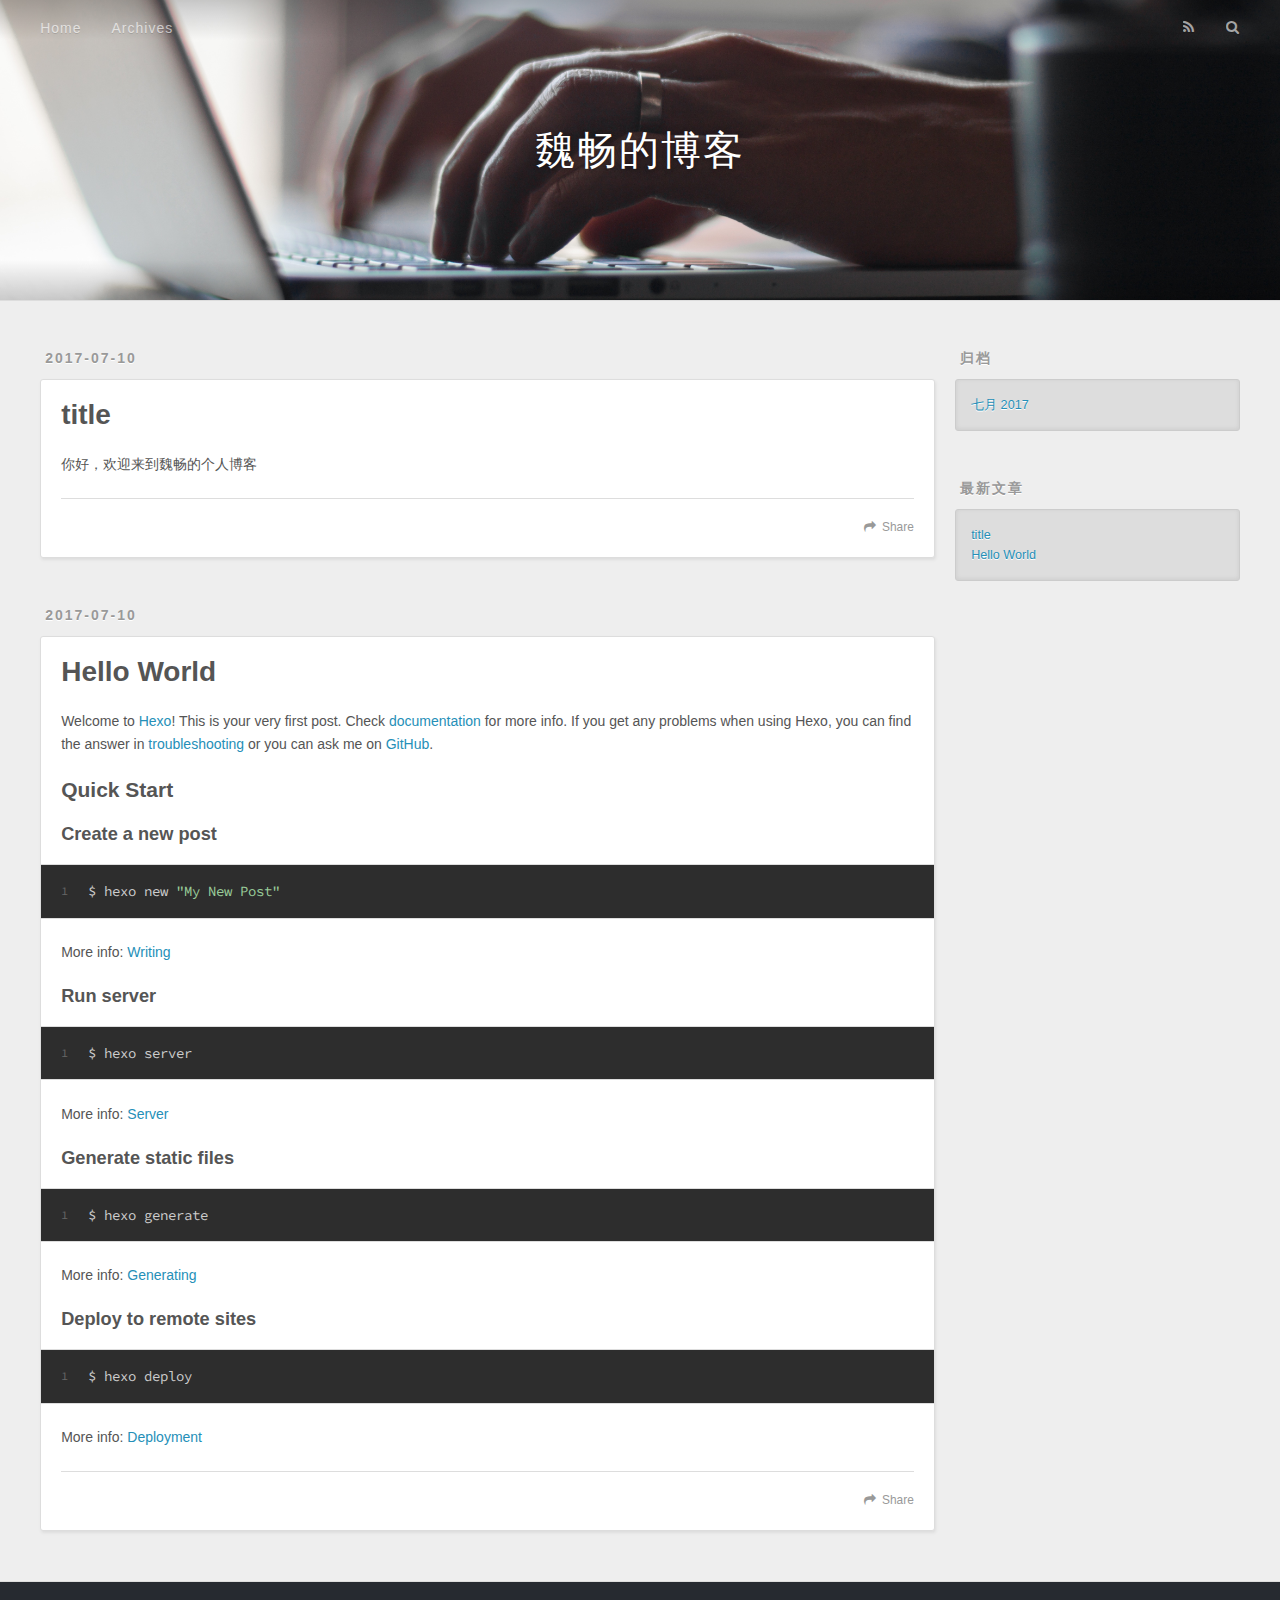
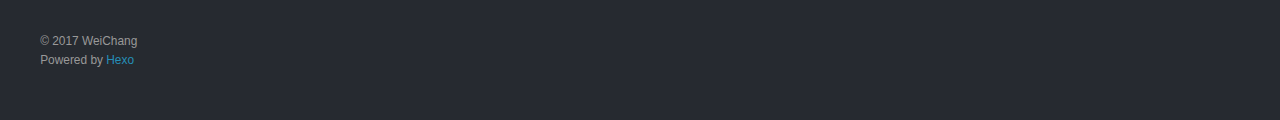
<file: index.html>
<!DOCTYPE html>
<html>
<head>
  <meta charset="utf-8">
  
  <title>魏畅的博客</title>
  <meta name="viewport" content="width=device-width, initial-scale=1, maximum-scale=1">
  <meta property="og:type" content="website">
<meta property="og:title" content="魏畅的博客">
<meta property="og:url" content="http://yoursite.com/index.html">
<meta property="og:site_name" content="魏畅的博客">
<meta name="twitter:card" content="summary">
<meta name="twitter:title" content="魏畅的博客">
  
    <link rel="alternate" href="/atom.xml" title="魏畅的博客" type="application/atom+xml">
  
  
    <link rel="icon" href="/favicon.png">
  
  
    <link href="//fonts.googleapis.com/css?family=Source+Code+Pro" rel="stylesheet" type="text/css">
  
  <link rel="stylesheet" href="/css/style.css">
  

</head>

<body>
  <div id="container">
    <div id="wrap">
      <header id="header">
  <div id="banner"></div>
  <div id="header-outer" class="outer">
    <div id="header-title" class="inner">
      <h1 id="logo-wrap">
        <a href="/" id="logo">魏畅的博客</a>
      </h1>
      
    </div>
    <div id="header-inner" class="inner">
      <nav id="main-nav">
        <a id="main-nav-toggle" class="nav-icon"></a>
        
          <a class="main-nav-link" href="/">Home</a>
        
          <a class="main-nav-link" href="/archives">Archives</a>
        
      </nav>
      <nav id="sub-nav">
        
          <a id="nav-rss-link" class="nav-icon" href="/atom.xml" title="RSS Feed"></a>
        
        <a id="nav-search-btn" class="nav-icon" title="搜索"></a>
      </nav>
      <div id="search-form-wrap">
        <form action="//google.com/search" method="get" accept-charset="UTF-8" class="search-form"><input type="search" name="q" class="search-form-input" placeholder="Search"><button type="submit" class="search-form-submit">&#xF002;</button><input type="hidden" name="sitesearch" value="http://yoursite.com"></form>
      </div>
    </div>
  </div>
</header>
      <div class="outer">
        <section id="main">
  
    <article id="post-title" class="article article-type-post" itemscope itemprop="blogPost">
  <div class="article-meta">
    <a href="/2017/07/10/title/" class="article-date">
  <time datetime="2017-07-10T08:11:35.000Z" itemprop="datePublished">2017-07-10</time>
</a>
    
  </div>
  <div class="article-inner">
    
    
      <header class="article-header">
        
  
    <h1 itemprop="name">
      <a class="article-title" href="/2017/07/10/title/">title</a>
    </h1>
  

      </header>
    
    <div class="article-entry" itemprop="articleBody">
      
        <p>你好，欢迎来到魏畅的个人博客</p>

      
    </div>
    <footer class="article-footer">
      <a data-url="http://yoursite.com/2017/07/10/title/" data-id="cj4z4pjk100012g2pmjmpcrcd" class="article-share-link">Share</a>
      
      
    </footer>
  </div>
  
</article>


  
    <article id="post-hello-world" class="article article-type-post" itemscope itemprop="blogPost">
  <div class="article-meta">
    <a href="/2017/07/10/hello-world/" class="article-date">
  <time datetime="2017-07-10T07:53:22.000Z" itemprop="datePublished">2017-07-10</time>
</a>
    
  </div>
  <div class="article-inner">
    
    
      <header class="article-header">
        
  
    <h1 itemprop="name">
      <a class="article-title" href="/2017/07/10/hello-world/">Hello World</a>
    </h1>
  

      </header>
    
    <div class="article-entry" itemprop="articleBody">
      
        <p>Welcome to <a href="https://hexo.io/" target="_blank" rel="external">Hexo</a>! This is your very first post. Check <a href="https://hexo.io/docs/" target="_blank" rel="external">documentation</a> for more info. If you get any problems when using Hexo, you can find the answer in <a href="https://hexo.io/docs/troubleshooting.html" target="_blank" rel="external">troubleshooting</a> or you can ask me on <a href="https://github.com/hexojs/hexo/issues" target="_blank" rel="external">GitHub</a>.</p>
<h2 id="Quick-Start"><a href="#Quick-Start" class="headerlink" title="Quick Start"></a>Quick Start</h2><h3 id="Create-a-new-post"><a href="#Create-a-new-post" class="headerlink" title="Create a new post"></a>Create a new post</h3><figure class="highlight bash"><table><tr><td class="gutter"><pre><div class="line">1</div></pre></td><td class="code"><pre><div class="line">$ hexo new <span class="string">"My New Post"</span></div></pre></td></tr></table></figure>
<p>More info: <a href="https://hexo.io/docs/writing.html" target="_blank" rel="external">Writing</a></p>
<h3 id="Run-server"><a href="#Run-server" class="headerlink" title="Run server"></a>Run server</h3><figure class="highlight bash"><table><tr><td class="gutter"><pre><div class="line">1</div></pre></td><td class="code"><pre><div class="line">$ hexo server</div></pre></td></tr></table></figure>
<p>More info: <a href="https://hexo.io/docs/server.html" target="_blank" rel="external">Server</a></p>
<h3 id="Generate-static-files"><a href="#Generate-static-files" class="headerlink" title="Generate static files"></a>Generate static files</h3><figure class="highlight bash"><table><tr><td class="gutter"><pre><div class="line">1</div></pre></td><td class="code"><pre><div class="line">$ hexo generate</div></pre></td></tr></table></figure>
<p>More info: <a href="https://hexo.io/docs/generating.html" target="_blank" rel="external">Generating</a></p>
<h3 id="Deploy-to-remote-sites"><a href="#Deploy-to-remote-sites" class="headerlink" title="Deploy to remote sites"></a>Deploy to remote sites</h3><figure class="highlight bash"><table><tr><td class="gutter"><pre><div class="line">1</div></pre></td><td class="code"><pre><div class="line">$ hexo deploy</div></pre></td></tr></table></figure>
<p>More info: <a href="https://hexo.io/docs/deployment.html" target="_blank" rel="external">Deployment</a></p>

      
    </div>
    <footer class="article-footer">
      <a data-url="http://yoursite.com/2017/07/10/hello-world/" data-id="cj4z4pjjv00002g2pi30wovhd" class="article-share-link">Share</a>
      
      
    </footer>
  </div>
  
</article>


  

</section>
        
          <aside id="sidebar">
  
    

  
    

  
    
  
    
  <div class="widget-wrap">
    <h3 class="widget-title">归档</h3>
    <div class="widget">
      <ul class="archive-list"><li class="archive-list-item"><a class="archive-list-link" href="/archives/2017/07/">七月 2017</a></li></ul>
    </div>
  </div>


  
    
  <div class="widget-wrap">
    <h3 class="widget-title">最新文章</h3>
    <div class="widget">
      <ul>
        
          <li>
            <a href="/2017/07/10/title/">title</a>
          </li>
        
          <li>
            <a href="/2017/07/10/hello-world/">Hello World</a>
          </li>
        
      </ul>
    </div>
  </div>

  
</aside>
        
      </div>
      <footer id="footer">
  
  <div class="outer">
    <div id="footer-info" class="inner">
      &copy; 2017 WeiChang<br>
      Powered by <a href="http://hexo.io/" target="_blank">Hexo</a>
    </div>
  </div>
</footer>
    </div>
    <nav id="mobile-nav">
  
    <a href="/" class="mobile-nav-link">Home</a>
  
    <a href="/archives" class="mobile-nav-link">Archives</a>
  
</nav>
    

<script src="//ajax.googleapis.com/ajax/libs/jquery/2.0.3/jquery.min.js"></script>


  <link rel="stylesheet" href="/fancybox/jquery.fancybox.css">
  <script src="/fancybox/jquery.fancybox.pack.js"></script>


<script src="/js/script.js"></script>

  </div>
</body>
</html>
</file>
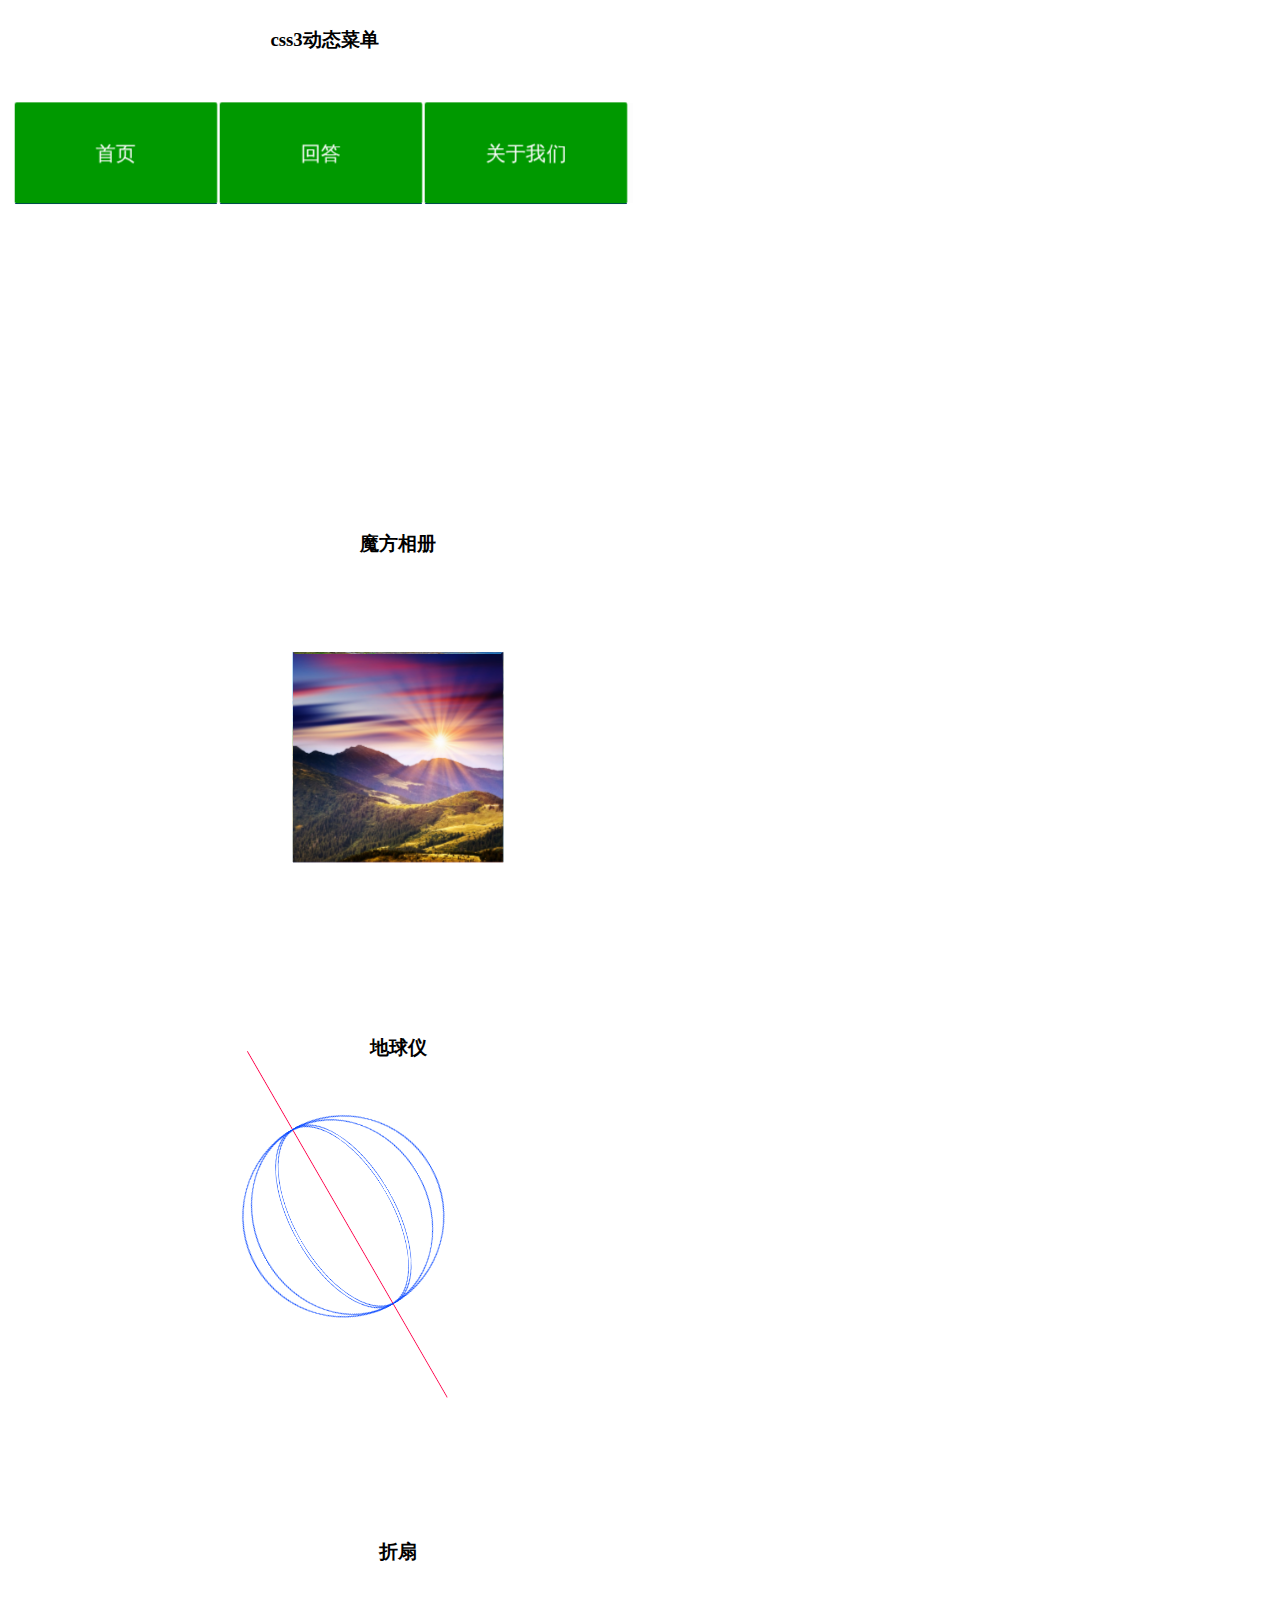
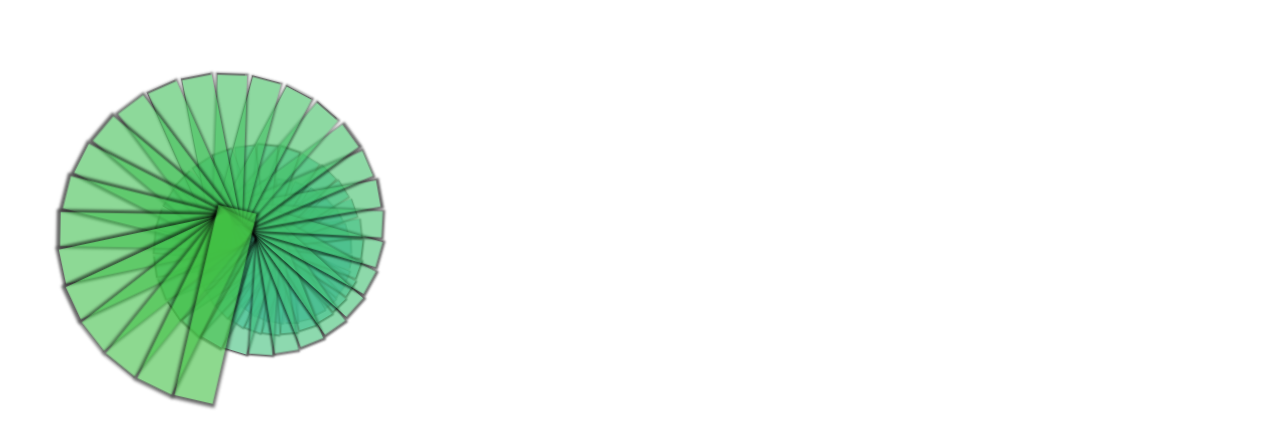
<file: animation/index.html>
<!DOCTYPE html>
<html lang="en">
<head>
	<meta charset="UTF-8">
	<title>css3--动画效果</title>
	<style>
		div{
			float: left;
		}
		div:
	</style>
</head>
<body>
	<div>
		<iframe src="menu.html" frameborder="0" width="780px" height="500px"></iframe>
	</div>
	<div>
		<iframe src="mofang.html" frameborder="0" width="780px" height="500px"></iframe>
	</div>
	<div>
		<iframe src="css3.html" frameborder="0" width="780px" height="500px"></iframe>
	</div>
	<div>
		<iframe src="zheshan.html" frameborder="0" width="780px" height="500px"></iframe>
	</div>
	
</body>
</html>
</file>
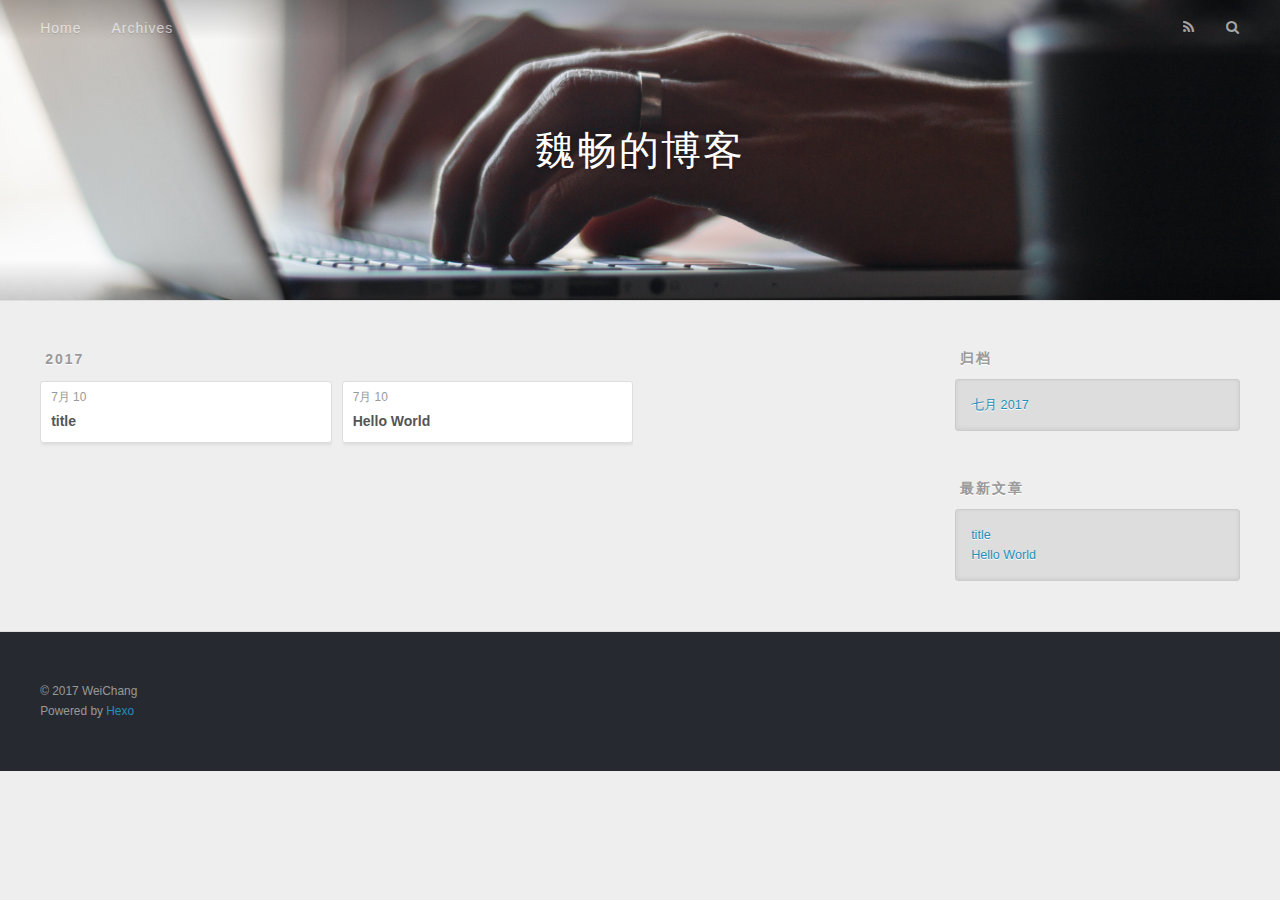
<file: archives/index.html>
<!DOCTYPE html>
<html>
<head>
  <meta charset="utf-8">
  
  <title>归档 | 魏畅的博客</title>
  <meta name="viewport" content="width=device-width, initial-scale=1, maximum-scale=1">
  <meta property="og:type" content="website">
<meta property="og:title" content="魏畅的博客">
<meta property="og:url" content="http://yoursite.com/archives/index.html">
<meta property="og:site_name" content="魏畅的博客">
<meta name="twitter:card" content="summary">
<meta name="twitter:title" content="魏畅的博客">
  
    <link rel="alternate" href="/atom.xml" title="魏畅的博客" type="application/atom+xml">
  
  
    <link rel="icon" href="/favicon.png">
  
  
    <link href="//fonts.googleapis.com/css?family=Source+Code+Pro" rel="stylesheet" type="text/css">
  
  <link rel="stylesheet" href="/css/style.css">
  

</head>

<body>
  <div id="container">
    <div id="wrap">
      <header id="header">
  <div id="banner"></div>
  <div id="header-outer" class="outer">
    <div id="header-title" class="inner">
      <h1 id="logo-wrap">
        <a href="/" id="logo">魏畅的博客</a>
      </h1>
      
    </div>
    <div id="header-inner" class="inner">
      <nav id="main-nav">
        <a id="main-nav-toggle" class="nav-icon"></a>
        
          <a class="main-nav-link" href="/">Home</a>
        
          <a class="main-nav-link" href="/archives">Archives</a>
        
      </nav>
      <nav id="sub-nav">
        
          <a id="nav-rss-link" class="nav-icon" href="/atom.xml" title="RSS Feed"></a>
        
        <a id="nav-search-btn" class="nav-icon" title="搜索"></a>
      </nav>
      <div id="search-form-wrap">
        <form action="//google.com/search" method="get" accept-charset="UTF-8" class="search-form"><input type="search" name="q" class="search-form-input" placeholder="Search"><button type="submit" class="search-form-submit">&#xF002;</button><input type="hidden" name="sitesearch" value="http://yoursite.com"></form>
      </div>
    </div>
  </div>
</header>
      <div class="outer">
        <section id="main">
  
  
    
    
      
      
      <section class="archives-wrap">
        <div class="archive-year-wrap">
          <a href="/archives/2017" class="archive-year">2017</a>
        </div>
        <div class="archives">
    
    <article class="archive-article archive-type-post">
  <div class="archive-article-inner">
    <header class="archive-article-header">
      <a href="/2017/07/10/title/" class="archive-article-date">
  <time datetime="2017-07-10T08:11:35.000Z" itemprop="datePublished">7月 10</time>
</a>
      
  
    <h1 itemprop="name">
      <a class="archive-article-title" href="/2017/07/10/title/">title</a>
    </h1>
  

    </header>
  </div>
</article>
  
    
    
    <article class="archive-article archive-type-post">
  <div class="archive-article-inner">
    <header class="archive-article-header">
      <a href="/2017/07/10/hello-world/" class="archive-article-date">
  <time datetime="2017-07-10T07:53:22.000Z" itemprop="datePublished">7月 10</time>
</a>
      
  
    <h1 itemprop="name">
      <a class="archive-article-title" href="/2017/07/10/hello-world/">Hello World</a>
    </h1>
  

    </header>
  </div>
</article>
  
  
    </div></section>
  

</section>
        
          <aside id="sidebar">
  
    

  
    

  
    
  
    
  <div class="widget-wrap">
    <h3 class="widget-title">归档</h3>
    <div class="widget">
      <ul class="archive-list"><li class="archive-list-item"><a class="archive-list-link" href="/archives/2017/07/">七月 2017</a></li></ul>
    </div>
  </div>


  
    
  <div class="widget-wrap">
    <h3 class="widget-title">最新文章</h3>
    <div class="widget">
      <ul>
        
          <li>
            <a href="/2017/07/10/title/">title</a>
          </li>
        
          <li>
            <a href="/2017/07/10/hello-world/">Hello World</a>
          </li>
        
      </ul>
    </div>
  </div>

  
</aside>
        
      </div>
      <footer id="footer">
  
  <div class="outer">
    <div id="footer-info" class="inner">
      &copy; 2017 WeiChang<br>
      Powered by <a href="http://hexo.io/" target="_blank">Hexo</a>
    </div>
  </div>
</footer>
    </div>
    <nav id="mobile-nav">
  
    <a href="/" class="mobile-nav-link">Home</a>
  
    <a href="/archives" class="mobile-nav-link">Archives</a>
  
</nav>
    

<script src="//ajax.googleapis.com/ajax/libs/jquery/2.0.3/jquery.min.js"></script>


  <link rel="stylesheet" href="/fancybox/jquery.fancybox.css">
  <script src="/fancybox/jquery.fancybox.pack.js"></script>


<script src="/js/script.js"></script>

  </div>
</body>
</html>
</file>
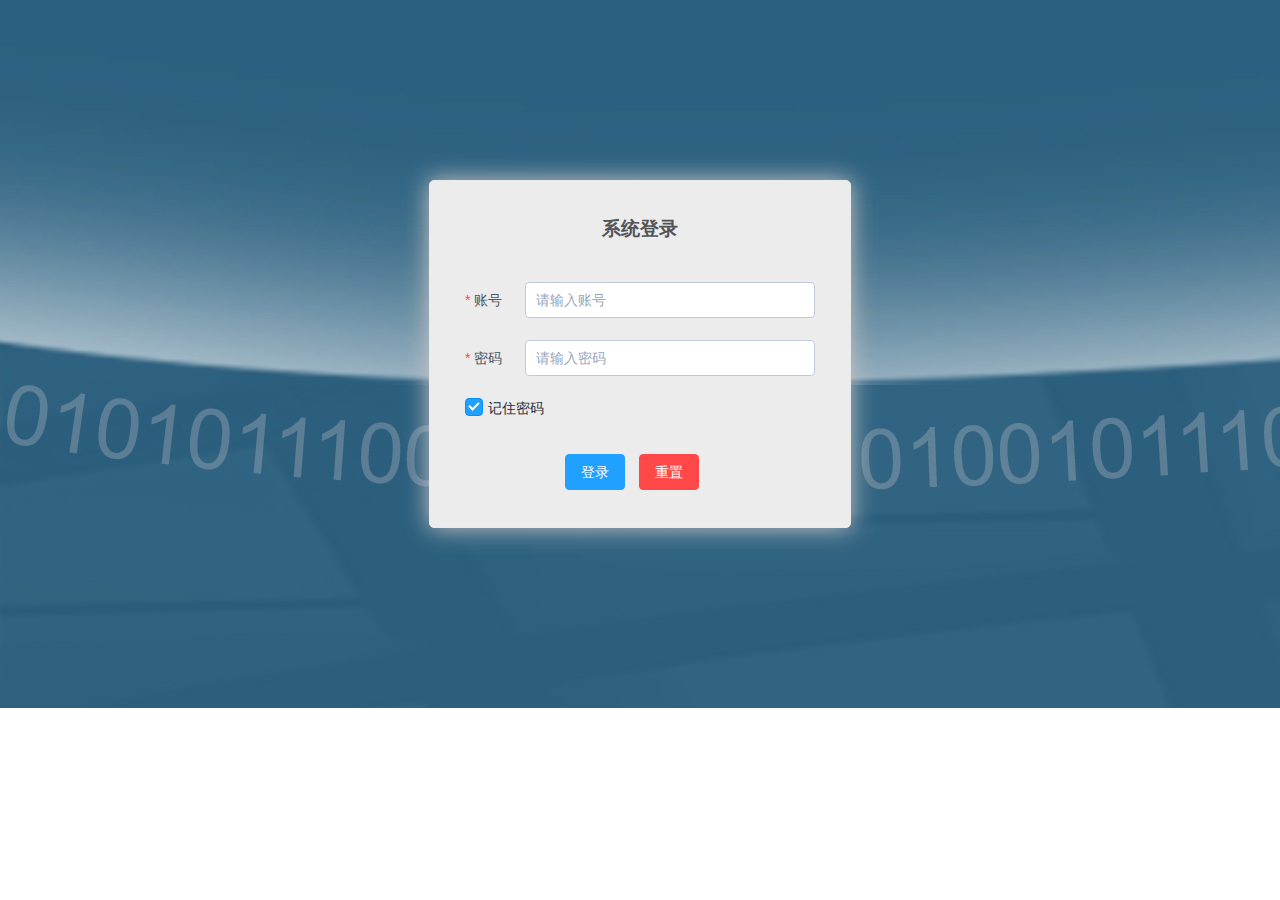
<file: systemmg/index.html>
<!DOCTYPE html><html><head><meta charset=utf-8><title>后台管理系统</title><link href=./static/css/app.de485dbff7730584eec6eb155a6e208a.css rel=stylesheet></head><body><div id=app></div><script type=text/javascript src=./static/js/manifest.c195c569d3dfab99264e.js></script><script type=text/javascript src=./static/js/vendor.cf03e1bafada6c82eaf4.js></script><script type=text/javascript src=./static/js/app.7bd97158c3f658975434.js></script></body><style>body{
      margin: 0;
      padding: 0;
    }</style></html>
</file>
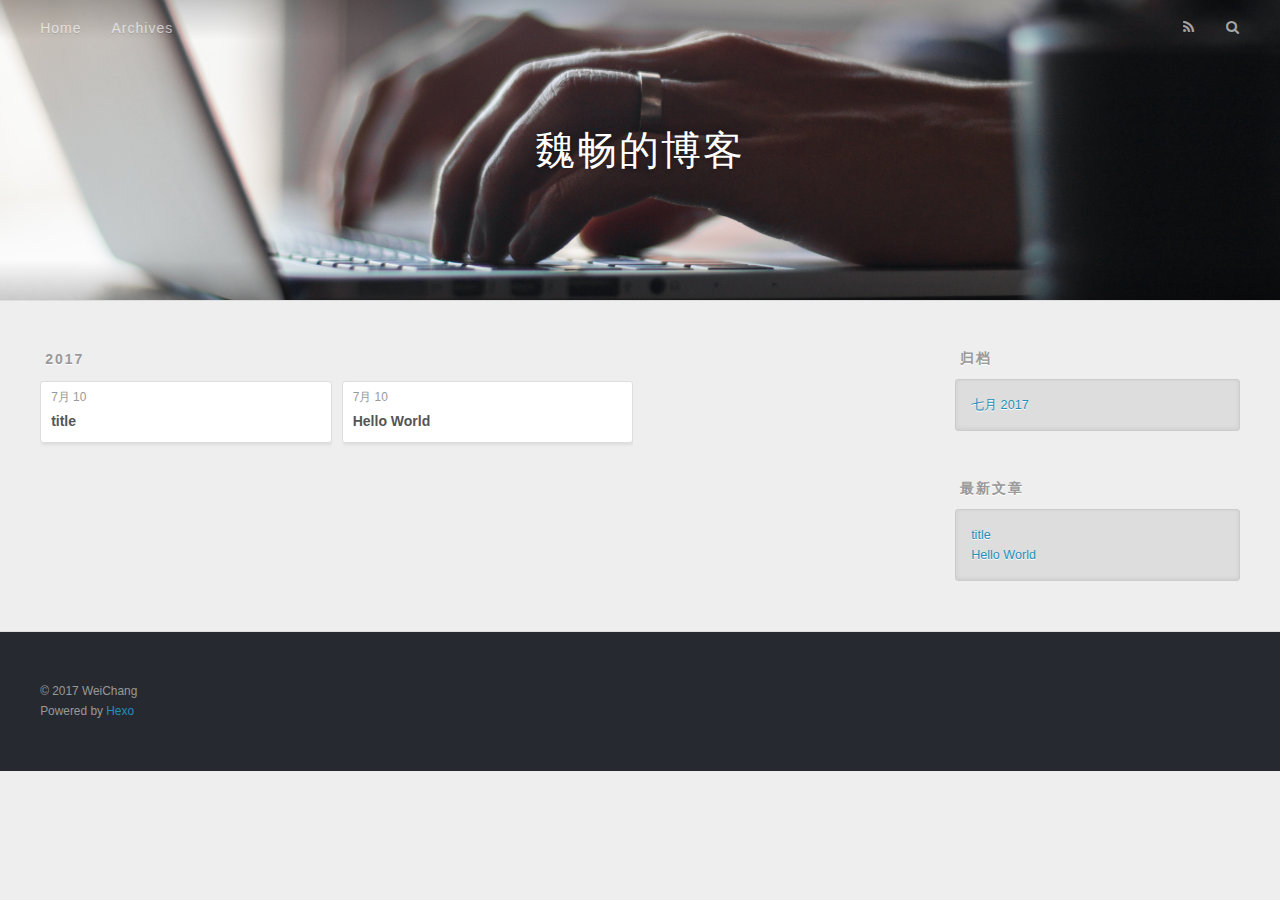
<file: archives/2017/index.html>
<!DOCTYPE html>
<html>
<head>
  <meta charset="utf-8">
  
  <title>归档: 2017 | 魏畅的博客</title>
  <meta name="viewport" content="width=device-width, initial-scale=1, maximum-scale=1">
  <meta property="og:type" content="website">
<meta property="og:title" content="魏畅的博客">
<meta property="og:url" content="http://yoursite.com/archives/2017/index.html">
<meta property="og:site_name" content="魏畅的博客">
<meta name="twitter:card" content="summary">
<meta name="twitter:title" content="魏畅的博客">
  
    <link rel="alternate" href="/atom.xml" title="魏畅的博客" type="application/atom+xml">
  
  
    <link rel="icon" href="/favicon.png">
  
  
    <link href="//fonts.googleapis.com/css?family=Source+Code+Pro" rel="stylesheet" type="text/css">
  
  <link rel="stylesheet" href="/css/style.css">
  

</head>

<body>
  <div id="container">
    <div id="wrap">
      <header id="header">
  <div id="banner"></div>
  <div id="header-outer" class="outer">
    <div id="header-title" class="inner">
      <h1 id="logo-wrap">
        <a href="/" id="logo">魏畅的博客</a>
      </h1>
      
    </div>
    <div id="header-inner" class="inner">
      <nav id="main-nav">
        <a id="main-nav-toggle" class="nav-icon"></a>
        
          <a class="main-nav-link" href="/">Home</a>
        
          <a class="main-nav-link" href="/archives">Archives</a>
        
      </nav>
      <nav id="sub-nav">
        
          <a id="nav-rss-link" class="nav-icon" href="/atom.xml" title="RSS Feed"></a>
        
        <a id="nav-search-btn" class="nav-icon" title="搜索"></a>
      </nav>
      <div id="search-form-wrap">
        <form action="//google.com/search" method="get" accept-charset="UTF-8" class="search-form"><input type="search" name="q" class="search-form-input" placeholder="Search"><button type="submit" class="search-form-submit">&#xF002;</button><input type="hidden" name="sitesearch" value="http://yoursite.com"></form>
      </div>
    </div>
  </div>
</header>
      <div class="outer">
        <section id="main">
  
  
    
    
      
      
      <section class="archives-wrap">
        <div class="archive-year-wrap">
          <a href="/archives/2017" class="archive-year">2017</a>
        </div>
        <div class="archives">
    
    <article class="archive-article archive-type-post">
  <div class="archive-article-inner">
    <header class="archive-article-header">
      <a href="/2017/07/10/title/" class="archive-article-date">
  <time datetime="2017-07-10T08:11:35.000Z" itemprop="datePublished">7月 10</time>
</a>
      
  
    <h1 itemprop="name">
      <a class="archive-article-title" href="/2017/07/10/title/">title</a>
    </h1>
  

    </header>
  </div>
</article>
  
    
    
    <article class="archive-article archive-type-post">
  <div class="archive-article-inner">
    <header class="archive-article-header">
      <a href="/2017/07/10/hello-world/" class="archive-article-date">
  <time datetime="2017-07-10T07:53:22.000Z" itemprop="datePublished">7月 10</time>
</a>
      
  
    <h1 itemprop="name">
      <a class="archive-article-title" href="/2017/07/10/hello-world/">Hello World</a>
    </h1>
  

    </header>
  </div>
</article>
  
  
    </div></section>
  

</section>
        
          <aside id="sidebar">
  
    

  
    

  
    
  
    
  <div class="widget-wrap">
    <h3 class="widget-title">归档</h3>
    <div class="widget">
      <ul class="archive-list"><li class="archive-list-item"><a class="archive-list-link" href="/archives/2017/07/">七月 2017</a></li></ul>
    </div>
  </div>


  
    
  <div class="widget-wrap">
    <h3 class="widget-title">最新文章</h3>
    <div class="widget">
      <ul>
        
          <li>
            <a href="/2017/07/10/title/">title</a>
          </li>
        
          <li>
            <a href="/2017/07/10/hello-world/">Hello World</a>
          </li>
        
      </ul>
    </div>
  </div>

  
</aside>
        
      </div>
      <footer id="footer">
  
  <div class="outer">
    <div id="footer-info" class="inner">
      &copy; 2017 WeiChang<br>
      Powered by <a href="http://hexo.io/" target="_blank">Hexo</a>
    </div>
  </div>
</footer>
    </div>
    <nav id="mobile-nav">
  
    <a href="/" class="mobile-nav-link">Home</a>
  
    <a href="/archives" class="mobile-nav-link">Archives</a>
  
</nav>
    

<script src="//ajax.googleapis.com/ajax/libs/jquery/2.0.3/jquery.min.js"></script>


  <link rel="stylesheet" href="/fancybox/jquery.fancybox.css">
  <script src="/fancybox/jquery.fancybox.pack.js"></script>


<script src="/js/script.js"></script>

  </div>
</body>
</html>
</file>
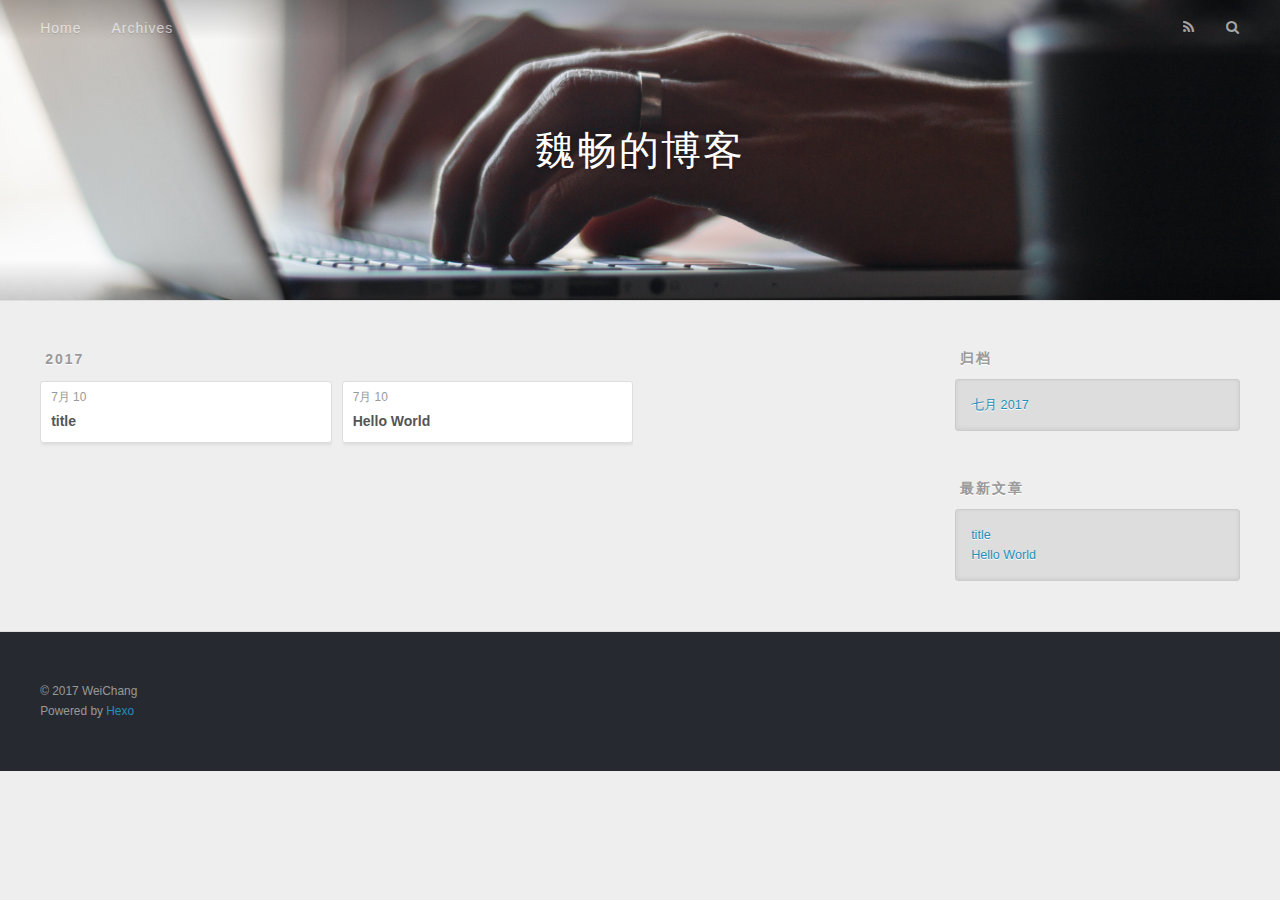
<file: archives/2017/07/index.html>
<!DOCTYPE html>
<html>
<head>
  <meta charset="utf-8">
  
  <title>归档: 2017/7 | 魏畅的博客</title>
  <meta name="viewport" content="width=device-width, initial-scale=1, maximum-scale=1">
  <meta property="og:type" content="website">
<meta property="og:title" content="魏畅的博客">
<meta property="og:url" content="http://yoursite.com/archives/2017/07/index.html">
<meta property="og:site_name" content="魏畅的博客">
<meta name="twitter:card" content="summary">
<meta name="twitter:title" content="魏畅的博客">
  
    <link rel="alternate" href="/atom.xml" title="魏畅的博客" type="application/atom+xml">
  
  
    <link rel="icon" href="/favicon.png">
  
  
    <link href="//fonts.googleapis.com/css?family=Source+Code+Pro" rel="stylesheet" type="text/css">
  
  <link rel="stylesheet" href="/css/style.css">
  

</head>

<body>
  <div id="container">
    <div id="wrap">
      <header id="header">
  <div id="banner"></div>
  <div id="header-outer" class="outer">
    <div id="header-title" class="inner">
      <h1 id="logo-wrap">
        <a href="/" id="logo">魏畅的博客</a>
      </h1>
      
    </div>
    <div id="header-inner" class="inner">
      <nav id="main-nav">
        <a id="main-nav-toggle" class="nav-icon"></a>
        
          <a class="main-nav-link" href="/">Home</a>
        
          <a class="main-nav-link" href="/archives">Archives</a>
        
      </nav>
      <nav id="sub-nav">
        
          <a id="nav-rss-link" class="nav-icon" href="/atom.xml" title="RSS Feed"></a>
        
        <a id="nav-search-btn" class="nav-icon" title="搜索"></a>
      </nav>
      <div id="search-form-wrap">
        <form action="//google.com/search" method="get" accept-charset="UTF-8" class="search-form"><input type="search" name="q" class="search-form-input" placeholder="Search"><button type="submit" class="search-form-submit">&#xF002;</button><input type="hidden" name="sitesearch" value="http://yoursite.com"></form>
      </div>
    </div>
  </div>
</header>
      <div class="outer">
        <section id="main">
  
  
    
    
      
      
      <section class="archives-wrap">
        <div class="archive-year-wrap">
          <a href="/archives/2017" class="archive-year">2017</a>
        </div>
        <div class="archives">
    
    <article class="archive-article archive-type-post">
  <div class="archive-article-inner">
    <header class="archive-article-header">
      <a href="/2017/07/10/title/" class="archive-article-date">
  <time datetime="2017-07-10T08:11:35.000Z" itemprop="datePublished">7月 10</time>
</a>
      
  
    <h1 itemprop="name">
      <a class="archive-article-title" href="/2017/07/10/title/">title</a>
    </h1>
  

    </header>
  </div>
</article>
  
    
    
    <article class="archive-article archive-type-post">
  <div class="archive-article-inner">
    <header class="archive-article-header">
      <a href="/2017/07/10/hello-world/" class="archive-article-date">
  <time datetime="2017-07-10T07:53:22.000Z" itemprop="datePublished">7月 10</time>
</a>
      
  
    <h1 itemprop="name">
      <a class="archive-article-title" href="/2017/07/10/hello-world/">Hello World</a>
    </h1>
  

    </header>
  </div>
</article>
  
  
    </div></section>
  

</section>
        
          <aside id="sidebar">
  
    

  
    

  
    
  
    
  <div class="widget-wrap">
    <h3 class="widget-title">归档</h3>
    <div class="widget">
      <ul class="archive-list"><li class="archive-list-item"><a class="archive-list-link" href="/archives/2017/07/">七月 2017</a></li></ul>
    </div>
  </div>


  
    
  <div class="widget-wrap">
    <h3 class="widget-title">最新文章</h3>
    <div class="widget">
      <ul>
        
          <li>
            <a href="/2017/07/10/title/">title</a>
          </li>
        
          <li>
            <a href="/2017/07/10/hello-world/">Hello World</a>
          </li>
        
      </ul>
    </div>
  </div>

  
</aside>
        
      </div>
      <footer id="footer">
  
  <div class="outer">
    <div id="footer-info" class="inner">
      &copy; 2017 WeiChang<br>
      Powered by <a href="http://hexo.io/" target="_blank">Hexo</a>
    </div>
  </div>
</footer>
    </div>
    <nav id="mobile-nav">
  
    <a href="/" class="mobile-nav-link">Home</a>
  
    <a href="/archives" class="mobile-nav-link">Archives</a>
  
</nav>
    

<script src="//ajax.googleapis.com/ajax/libs/jquery/2.0.3/jquery.min.js"></script>


  <link rel="stylesheet" href="/fancybox/jquery.fancybox.css">
  <script src="/fancybox/jquery.fancybox.pack.js"></script>


<script src="/js/script.js"></script>

  </div>
</body>
</html>
</file>
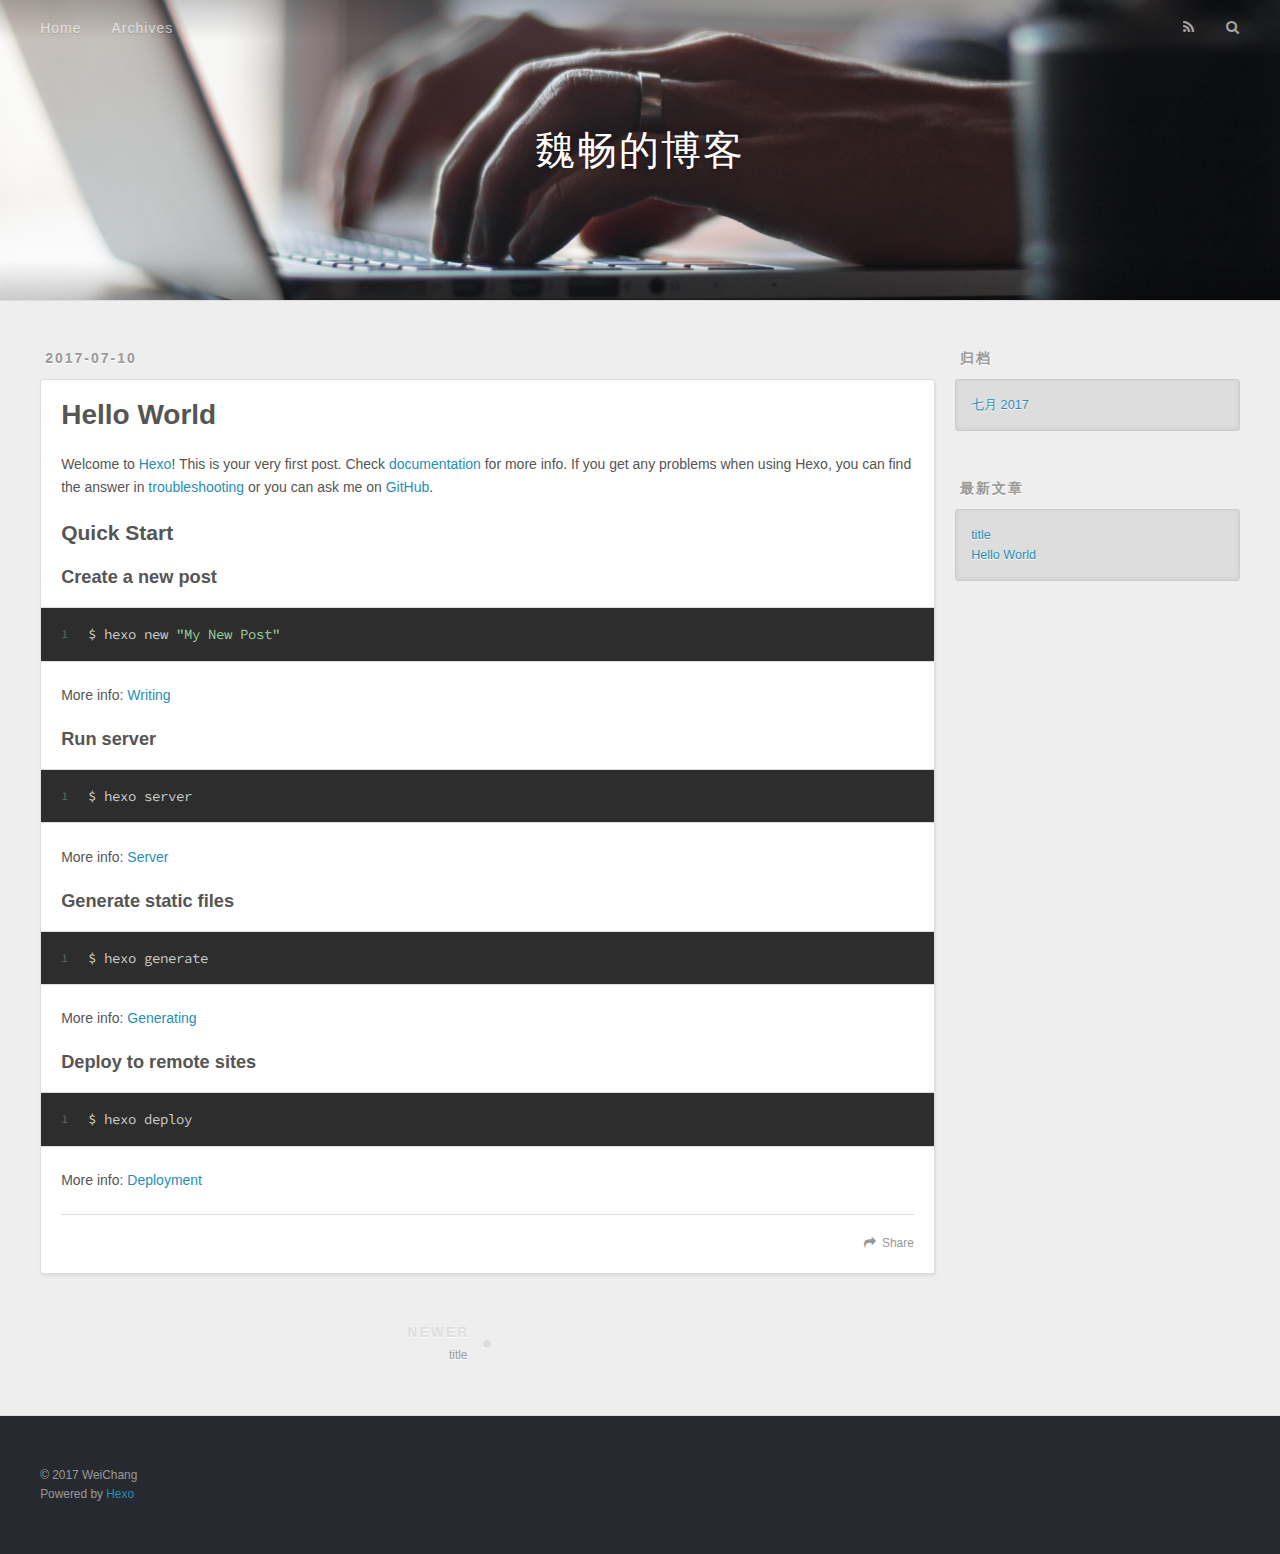
<file: 2017/07/10/hello-world/index.html>
<!DOCTYPE html>
<html>
<head>
  <meta charset="utf-8">
  
  <title>Hello World | 魏畅的博客</title>
  <meta name="viewport" content="width=device-width, initial-scale=1, maximum-scale=1">
  <meta name="description" content="Welcome to Hexo! This is your very first post. Check documentation for more info. If you get any problems when using Hexo, you can find the answer in troubleshooting or you can ask me on GitHub. Quick">
<meta property="og:type" content="article">
<meta property="og:title" content="Hello World">
<meta property="og:url" content="http://yoursite.com/2017/07/10/hello-world/index.html">
<meta property="og:site_name" content="魏畅的博客">
<meta property="og:description" content="Welcome to Hexo! This is your very first post. Check documentation for more info. If you get any problems when using Hexo, you can find the answer in troubleshooting or you can ask me on GitHub. Quick">
<meta property="og:updated_time" content="2017-07-10T07:53:22.000Z">
<meta name="twitter:card" content="summary">
<meta name="twitter:title" content="Hello World">
<meta name="twitter:description" content="Welcome to Hexo! This is your very first post. Check documentation for more info. If you get any problems when using Hexo, you can find the answer in troubleshooting or you can ask me on GitHub. Quick">
  
    <link rel="alternate" href="/atom.xml" title="魏畅的博客" type="application/atom+xml">
  
  
    <link rel="icon" href="/favicon.png">
  
  
    <link href="//fonts.googleapis.com/css?family=Source+Code+Pro" rel="stylesheet" type="text/css">
  
  <link rel="stylesheet" href="/css/style.css">
  

</head>

<body>
  <div id="container">
    <div id="wrap">
      <header id="header">
  <div id="banner"></div>
  <div id="header-outer" class="outer">
    <div id="header-title" class="inner">
      <h1 id="logo-wrap">
        <a href="/" id="logo">魏畅的博客</a>
      </h1>
      
    </div>
    <div id="header-inner" class="inner">
      <nav id="main-nav">
        <a id="main-nav-toggle" class="nav-icon"></a>
        
          <a class="main-nav-link" href="/">Home</a>
        
          <a class="main-nav-link" href="/archives">Archives</a>
        
      </nav>
      <nav id="sub-nav">
        
          <a id="nav-rss-link" class="nav-icon" href="/atom.xml" title="RSS Feed"></a>
        
        <a id="nav-search-btn" class="nav-icon" title="搜索"></a>
      </nav>
      <div id="search-form-wrap">
        <form action="//google.com/search" method="get" accept-charset="UTF-8" class="search-form"><input type="search" name="q" class="search-form-input" placeholder="Search"><button type="submit" class="search-form-submit">&#xF002;</button><input type="hidden" name="sitesearch" value="http://yoursite.com"></form>
      </div>
    </div>
  </div>
</header>
      <div class="outer">
        <section id="main"><article id="post-hello-world" class="article article-type-post" itemscope itemprop="blogPost">
  <div class="article-meta">
    <a href="/2017/07/10/hello-world/" class="article-date">
  <time datetime="2017-07-10T07:53:22.000Z" itemprop="datePublished">2017-07-10</time>
</a>
    
  </div>
  <div class="article-inner">
    
    
      <header class="article-header">
        
  
    <h1 class="article-title" itemprop="name">
      Hello World
    </h1>
  

      </header>
    
    <div class="article-entry" itemprop="articleBody">
      
        <p>Welcome to <a href="https://hexo.io/" target="_blank" rel="external">Hexo</a>! This is your very first post. Check <a href="https://hexo.io/docs/" target="_blank" rel="external">documentation</a> for more info. If you get any problems when using Hexo, you can find the answer in <a href="https://hexo.io/docs/troubleshooting.html" target="_blank" rel="external">troubleshooting</a> or you can ask me on <a href="https://github.com/hexojs/hexo/issues" target="_blank" rel="external">GitHub</a>.</p>
<h2 id="Quick-Start"><a href="#Quick-Start" class="headerlink" title="Quick Start"></a>Quick Start</h2><h3 id="Create-a-new-post"><a href="#Create-a-new-post" class="headerlink" title="Create a new post"></a>Create a new post</h3><figure class="highlight bash"><table><tr><td class="gutter"><pre><div class="line">1</div></pre></td><td class="code"><pre><div class="line">$ hexo new <span class="string">"My New Post"</span></div></pre></td></tr></table></figure>
<p>More info: <a href="https://hexo.io/docs/writing.html" target="_blank" rel="external">Writing</a></p>
<h3 id="Run-server"><a href="#Run-server" class="headerlink" title="Run server"></a>Run server</h3><figure class="highlight bash"><table><tr><td class="gutter"><pre><div class="line">1</div></pre></td><td class="code"><pre><div class="line">$ hexo server</div></pre></td></tr></table></figure>
<p>More info: <a href="https://hexo.io/docs/server.html" target="_blank" rel="external">Server</a></p>
<h3 id="Generate-static-files"><a href="#Generate-static-files" class="headerlink" title="Generate static files"></a>Generate static files</h3><figure class="highlight bash"><table><tr><td class="gutter"><pre><div class="line">1</div></pre></td><td class="code"><pre><div class="line">$ hexo generate</div></pre></td></tr></table></figure>
<p>More info: <a href="https://hexo.io/docs/generating.html" target="_blank" rel="external">Generating</a></p>
<h3 id="Deploy-to-remote-sites"><a href="#Deploy-to-remote-sites" class="headerlink" title="Deploy to remote sites"></a>Deploy to remote sites</h3><figure class="highlight bash"><table><tr><td class="gutter"><pre><div class="line">1</div></pre></td><td class="code"><pre><div class="line">$ hexo deploy</div></pre></td></tr></table></figure>
<p>More info: <a href="https://hexo.io/docs/deployment.html" target="_blank" rel="external">Deployment</a></p>

      
    </div>
    <footer class="article-footer">
      <a data-url="http://yoursite.com/2017/07/10/hello-world/" data-id="cj4z4pjjv00002g2pi30wovhd" class="article-share-link">Share</a>
      
      
    </footer>
  </div>
  
    
<nav id="article-nav">
  
    <a href="/2017/07/10/title/" id="article-nav-newer" class="article-nav-link-wrap">
      <strong class="article-nav-caption">Newer</strong>
      <div class="article-nav-title">
        
          title
        
      </div>
    </a>
  
  
</nav>

  
</article>

</section>
        
          <aside id="sidebar">
  
    

  
    

  
    
  
    
  <div class="widget-wrap">
    <h3 class="widget-title">归档</h3>
    <div class="widget">
      <ul class="archive-list"><li class="archive-list-item"><a class="archive-list-link" href="/archives/2017/07/">七月 2017</a></li></ul>
    </div>
  </div>


  
    
  <div class="widget-wrap">
    <h3 class="widget-title">最新文章</h3>
    <div class="widget">
      <ul>
        
          <li>
            <a href="/2017/07/10/title/">title</a>
          </li>
        
          <li>
            <a href="/2017/07/10/hello-world/">Hello World</a>
          </li>
        
      </ul>
    </div>
  </div>

  
</aside>
        
      </div>
      <footer id="footer">
  
  <div class="outer">
    <div id="footer-info" class="inner">
      &copy; 2017 WeiChang<br>
      Powered by <a href="http://hexo.io/" target="_blank">Hexo</a>
    </div>
  </div>
</footer>
    </div>
    <nav id="mobile-nav">
  
    <a href="/" class="mobile-nav-link">Home</a>
  
    <a href="/archives" class="mobile-nav-link">Archives</a>
  
</nav>
    

<script src="//ajax.googleapis.com/ajax/libs/jquery/2.0.3/jquery.min.js"></script>


  <link rel="stylesheet" href="/fancybox/jquery.fancybox.css">
  <script src="/fancybox/jquery.fancybox.pack.js"></script>


<script src="/js/script.js"></script>

  </div>
</body>
</html>
</file>
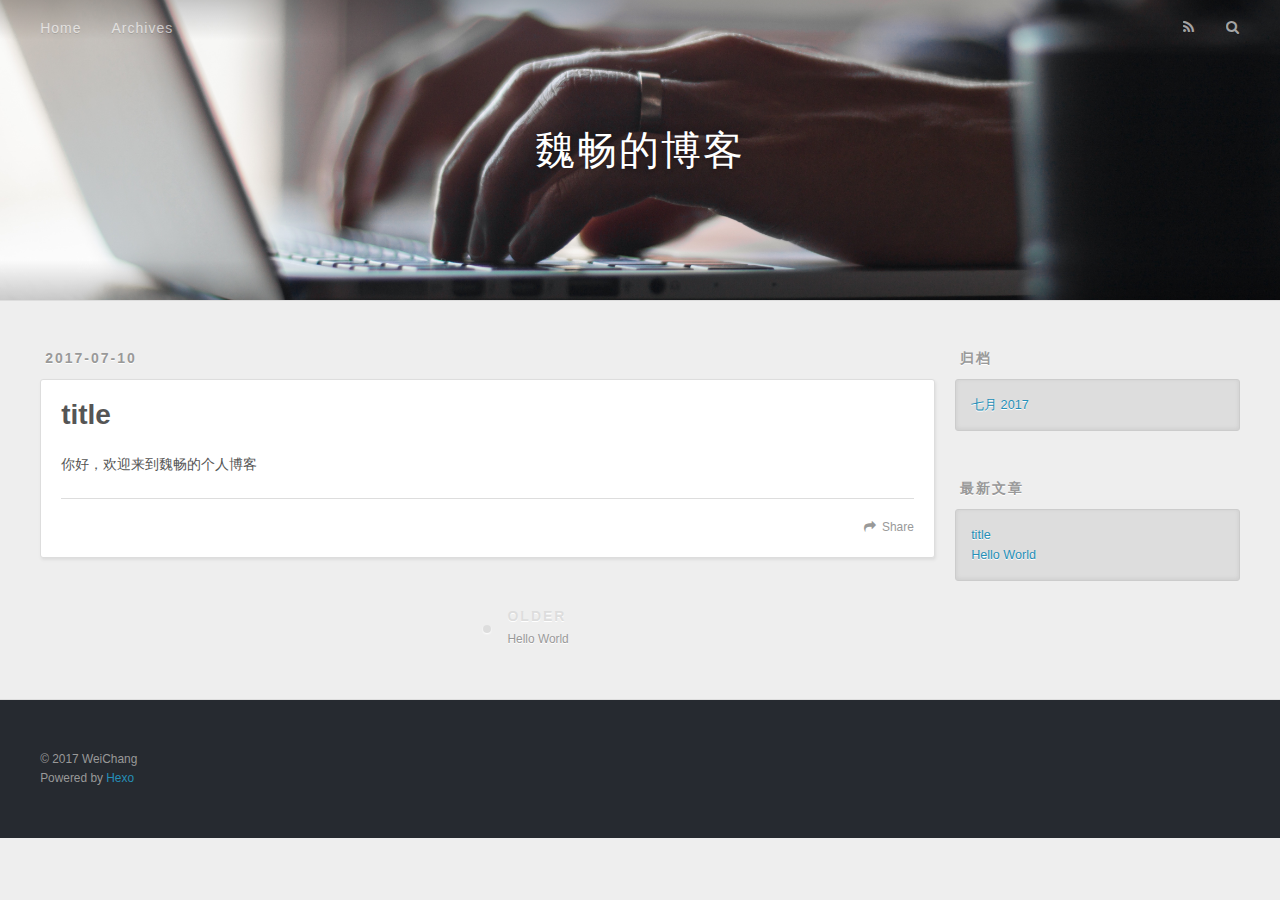
<file: 2017/07/10/title/index.html>
<!DOCTYPE html>
<html>
<head>
  <meta charset="utf-8">
  
  <title>title | 魏畅的博客</title>
  <meta name="viewport" content="width=device-width, initial-scale=1, maximum-scale=1">
  <meta name="description" content="你好，欢迎来到魏畅的个人博客">
<meta property="og:type" content="article">
<meta property="og:title" content="title">
<meta property="og:url" content="http://yoursite.com/2017/07/10/title/index.html">
<meta property="og:site_name" content="魏畅的博客">
<meta property="og:description" content="你好，欢迎来到魏畅的个人博客">
<meta property="og:updated_time" content="2017-07-10T08:12:18.000Z">
<meta name="twitter:card" content="summary">
<meta name="twitter:title" content="title">
<meta name="twitter:description" content="你好，欢迎来到魏畅的个人博客">
  
    <link rel="alternate" href="/atom.xml" title="魏畅的博客" type="application/atom+xml">
  
  
    <link rel="icon" href="/favicon.png">
  
  
    <link href="//fonts.googleapis.com/css?family=Source+Code+Pro" rel="stylesheet" type="text/css">
  
  <link rel="stylesheet" href="/css/style.css">
  

</head>

<body>
  <div id="container">
    <div id="wrap">
      <header id="header">
  <div id="banner"></div>
  <div id="header-outer" class="outer">
    <div id="header-title" class="inner">
      <h1 id="logo-wrap">
        <a href="/" id="logo">魏畅的博客</a>
      </h1>
      
    </div>
    <div id="header-inner" class="inner">
      <nav id="main-nav">
        <a id="main-nav-toggle" class="nav-icon"></a>
        
          <a class="main-nav-link" href="/">Home</a>
        
          <a class="main-nav-link" href="/archives">Archives</a>
        
      </nav>
      <nav id="sub-nav">
        
          <a id="nav-rss-link" class="nav-icon" href="/atom.xml" title="RSS Feed"></a>
        
        <a id="nav-search-btn" class="nav-icon" title="搜索"></a>
      </nav>
      <div id="search-form-wrap">
        <form action="//google.com/search" method="get" accept-charset="UTF-8" class="search-form"><input type="search" name="q" class="search-form-input" placeholder="Search"><button type="submit" class="search-form-submit">&#xF002;</button><input type="hidden" name="sitesearch" value="http://yoursite.com"></form>
      </div>
    </div>
  </div>
</header>
      <div class="outer">
        <section id="main"><article id="post-title" class="article article-type-post" itemscope itemprop="blogPost">
  <div class="article-meta">
    <a href="/2017/07/10/title/" class="article-date">
  <time datetime="2017-07-10T08:11:35.000Z" itemprop="datePublished">2017-07-10</time>
</a>
    
  </div>
  <div class="article-inner">
    
    
      <header class="article-header">
        
  
    <h1 class="article-title" itemprop="name">
      title
    </h1>
  

      </header>
    
    <div class="article-entry" itemprop="articleBody">
      
        <p>你好，欢迎来到魏畅的个人博客</p>

      
    </div>
    <footer class="article-footer">
      <a data-url="http://yoursite.com/2017/07/10/title/" data-id="cj4z4pjk100012g2pmjmpcrcd" class="article-share-link">Share</a>
      
      
    </footer>
  </div>
  
    
<nav id="article-nav">
  
  
    <a href="/2017/07/10/hello-world/" id="article-nav-older" class="article-nav-link-wrap">
      <strong class="article-nav-caption">Older</strong>
      <div class="article-nav-title">Hello World</div>
    </a>
  
</nav>

  
</article>

</section>
        
          <aside id="sidebar">
  
    

  
    

  
    
  
    
  <div class="widget-wrap">
    <h3 class="widget-title">归档</h3>
    <div class="widget">
      <ul class="archive-list"><li class="archive-list-item"><a class="archive-list-link" href="/archives/2017/07/">七月 2017</a></li></ul>
    </div>
  </div>


  
    
  <div class="widget-wrap">
    <h3 class="widget-title">最新文章</h3>
    <div class="widget">
      <ul>
        
          <li>
            <a href="/2017/07/10/title/">title</a>
          </li>
        
          <li>
            <a href="/2017/07/10/hello-world/">Hello World</a>
          </li>
        
      </ul>
    </div>
  </div>

  
</aside>
        
      </div>
      <footer id="footer">
  
  <div class="outer">
    <div id="footer-info" class="inner">
      &copy; 2017 WeiChang<br>
      Powered by <a href="http://hexo.io/" target="_blank">Hexo</a>
    </div>
  </div>
</footer>
    </div>
    <nav id="mobile-nav">
  
    <a href="/" class="mobile-nav-link">Home</a>
  
    <a href="/archives" class="mobile-nav-link">Archives</a>
  
</nav>
    

<script src="//ajax.googleapis.com/ajax/libs/jquery/2.0.3/jquery.min.js"></script>


  <link rel="stylesheet" href="/fancybox/jquery.fancybox.css">
  <script src="/fancybox/jquery.fancybox.pack.js"></script>


<script src="/js/script.js"></script>

  </div>
</body>
</html>
</file>
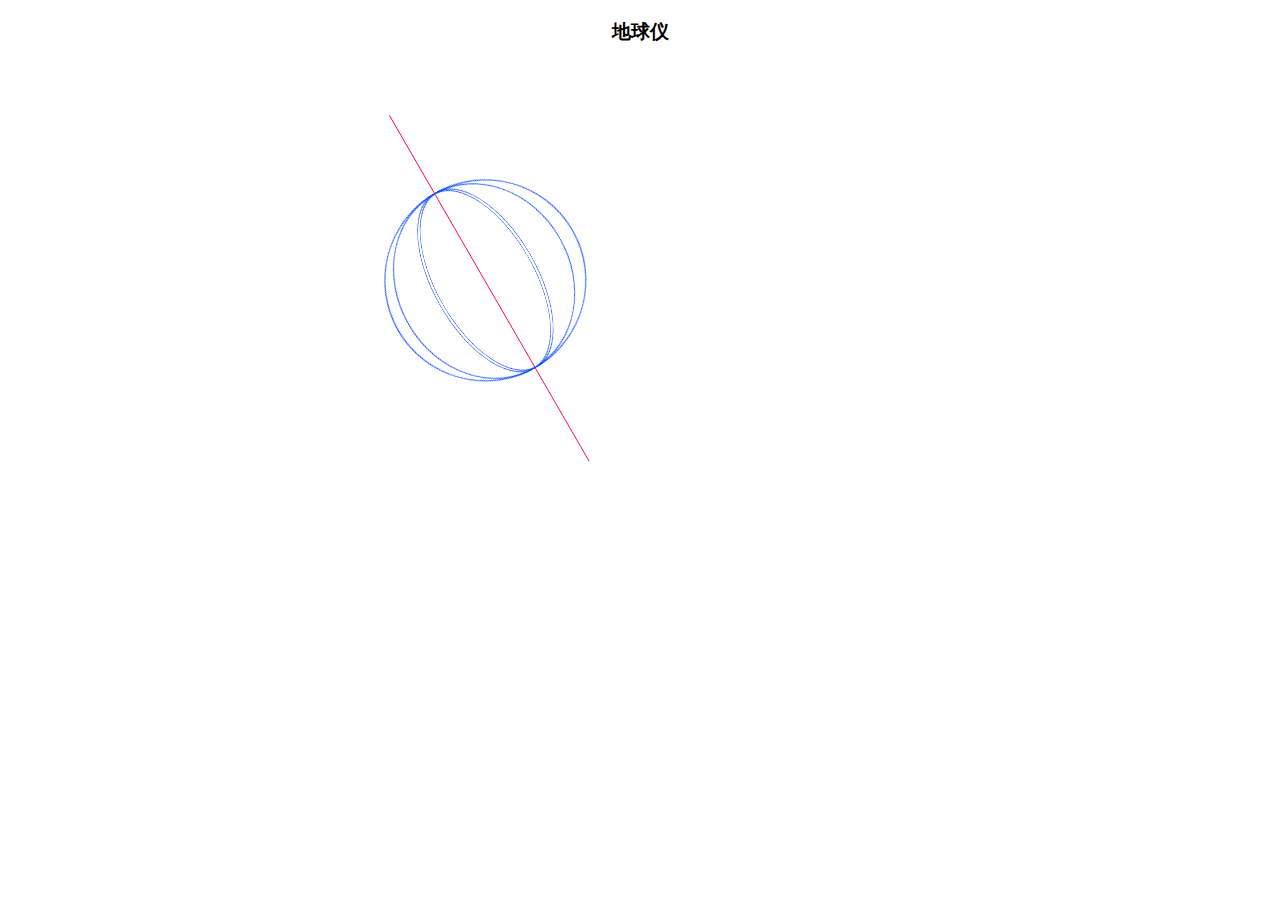
<file: animation/css3.html>
<!DOCTYPE html>
<html lang="en">
<head>
	<meta charset="UTF-8">
	<title>Document</title>
	<style>
		.ball-box{
			width:200px;
			height: 200px;
			position: absolute;
			top: 20%;
			left: 30%;
			perspective:3000px;
			transform:rotateZ(-30deg);

		}
		.ball{
			transform-style:preserve-3d;
			-webkit-animation:rotate3d 30s infinite linear;

		}
		.ball:after{
			content: '';
			width: 1px;
			height: 400px;
			background-color: #ff0048;
			display: block;
			position: absolute;
			left: 0px;
			top: 0px;
			transform:translateY(-90px) translateX(100px);
		}
		.ball>div{
			width:200px;
			height: 200px;
			position: absolute;
			border-radius: 100%;
			border: 1px solid #0042ff;
		}
		.ball .line-1{transform:rotateY(0);}
		.ball .line-2{transform:rotateY(30deg);}
		.ball .line-3{transform:rotateY(60deg);}
		.ball .line-4{transform:rotateY(90deg);}
		.ball .line-5{transform:rotateY(120deg);}
		@-webkit-keyframes rotate3d{
			0%{transform:rotateZ(-30deg) rotateY(360deg);};
			100%{transform:rotateZ(30deg) rotateY(0deg);}
		}
	</style>
</head>
<body>
	<h3 style="text-align:center">地球仪</h3>
	<div class="ball-box">
		<div class="ball">
			<div class="line-1"></div>
			<div class="line-2"></div>
			<div class="line-3"></div>
			<div class="line-4"></div>
			<div class="line-5"></div>
		</div>
	</div>
</body>
</html>
</file>
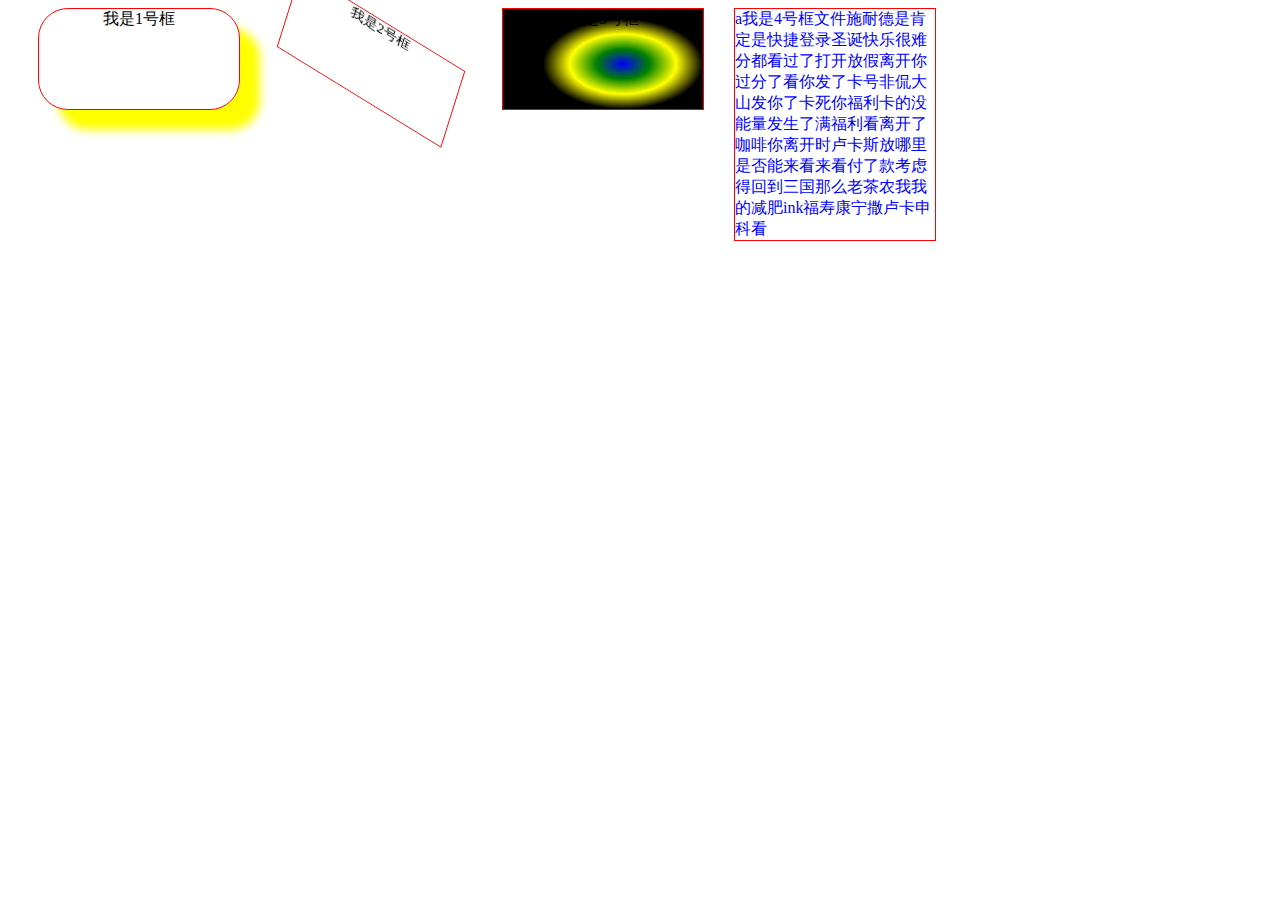
<file: animation/demo.html>
<!DOCTYPE html>
<html lang="en">
<head>
	<meta charset="UTF-8">
	<title>Document</title>
	<style>
	body>div{
		float: left;
		margin-left: 30px;
	}
	.border1{
		width: 200px;
		height: 100px;
		border: 1px solid red;
		border-radius: 30px;
		box-shadow: 20px 20px 10px #ff0 ;
		text-align: center;
		
	}
	.border2{
		width: 200px;
		height: 100px;
		border: 1px solid red;
		transform:rotateY(20deg) rotateZ(30deg) rotateX(30deg);
		background-position: 20px;
		text-align: center;
		
	}
	.border3{
		width: 200px;
		height: 100px;
		border: 1px solid red;
		text-align: center;
  		background: -webkit-radial-gradient(60% 55%, closest-side,blue,green,yellow,black); /* Safari 5.1 - 6.0 */
  		background: -o-radial-gradient(60% 55%, closest-side,blue,green,yellow,black); /* Opera 11.6 - 12.0 */
    	background: -moz-radial-gradient(60% 55%, closest-side,blue,green,yellow,black); /* Firefox 3.6 - 15 */
	}
		
	.border4{
		width: 200px;
		height: auto;
		border: 1px solid red;
		color: blue;
		-moz-column-count:3;
	}

	</style>
</head>
<body>
	<div class="border1">
		我是1号框
	</div>
	<div class="border2">
		我是2号框
	</div>
	<div class="border3">
		我是3号框
	</div>
	<div class="border4">
		a我是4号框文件施耐德是肯定是快捷登录圣诞快乐很难分都看过了打开放假离开你过分了看你发了卡号非侃大山发你了卡死你福利卡的没能量发生了满福利看离开了咖啡你离开时卢卡斯放哪里是否能来看来看付了款考虑得回到三国那么老茶农我我的减肥ink福寿康宁撒卢卡申科看
	</div>

</body>
</html>
</file>
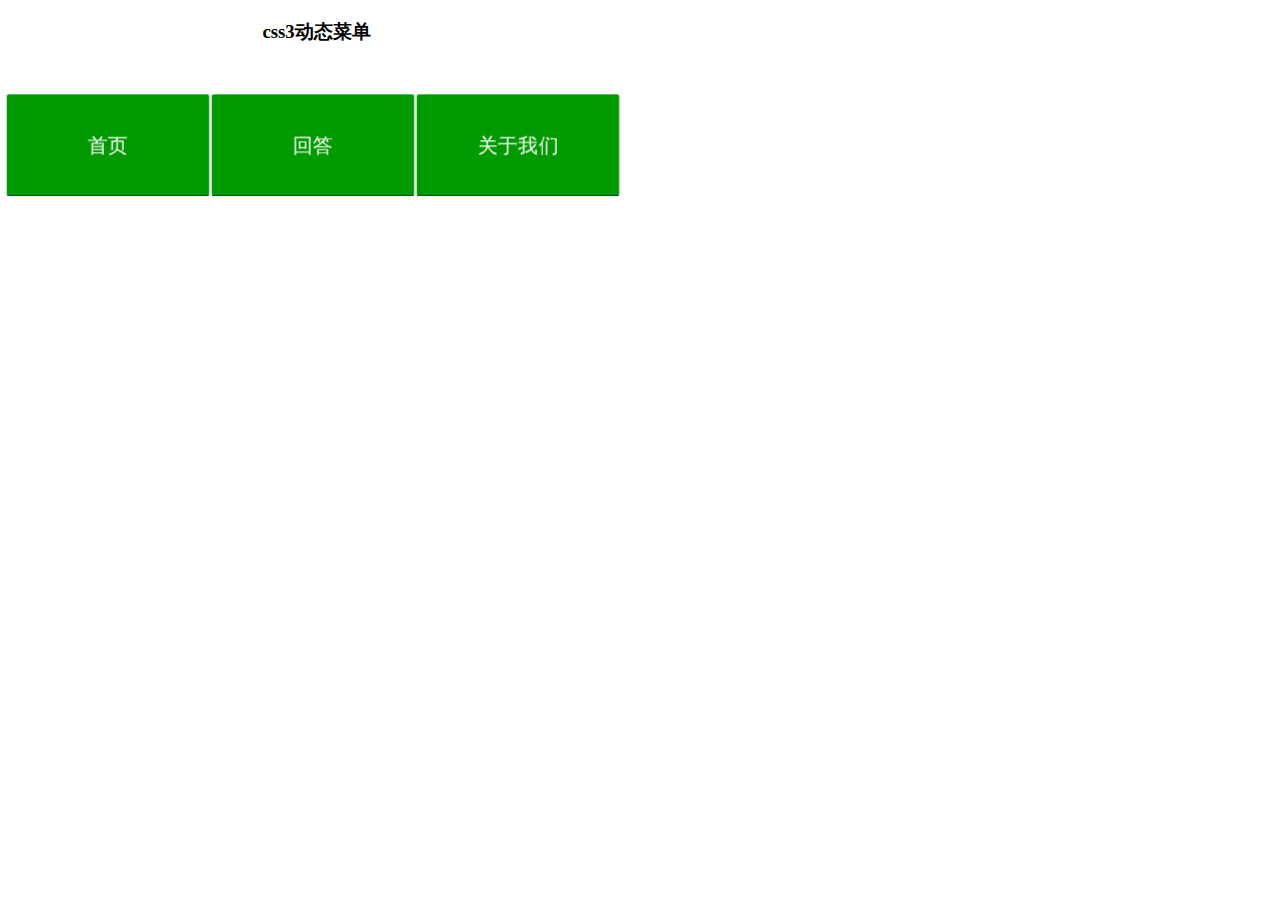
<file: animation/menu.html>
<!DOCTYPE html>
<html lang="en">
<head>
	<meta charset="UTF-8">
	<title>css3动态菜单</title>
	<style>
		.nav{
			widows: 980px;
			margin: 50px auto;
			background: #fdfdfd;
		}
	 	.nav:after{
			clear: both;
			display: block;
			overflow: hidden;
			content: "";
		} 
		.nav .item{
			width: 200px;
			height: 100px;
			margin-right:5px;
			float: left;
			perspective:4000px;
		}
		.nav .item a{
			display: block;
			height: 100px;
			text-decoration: none;
			transition:all .5s;
			transform-style:preserve-3d;
		}
		.nav .item a p{
			height: 100px;
			line-height: 100px;
			margin: 0;
			color:#fff;
			text-align: center;
			font-size: 20px;
			font-family: "Microsoft Yahei";
			border-radius: 2px;
			transition:all .5s;
		} 
		.nav .item a p:first-child{
			background: #090;
			transform:translateZ(50px);

		}
		.nav .item a p:last-child{
			background: #009;
			transform:translateZ(50px) rotateX(-90deg);
			margin-top: -50px;
		}
		.nav .item a:hover {
			transform:rotateX(90deg);
		}
		.nav .item a:hover p:last-child{
			margin-top:0px;
			transform:translateZ(0) rotateX(-90deg);
		}
		


	</style>
</head>
<body>
	<div style="width:617px">
		<h3 style="text-align:center">css3动态菜单</h3>
		<header class="nav">
			<div class="item">
				<a href="#">
					<p>首页</p>
					<p>Home</p>
				</a>
			</div>
			<div class="item">
				<a href="#">
					<p>回答</p>
					<p>Q &amp; A</p>
				</a>
			</div>
			<div class="item">
				<a href="#">
					<p>关于我们</p>
					<p>About us</p>
				</a>
			</div>
		</header> 
	</div>
</body>
</html>
</file>
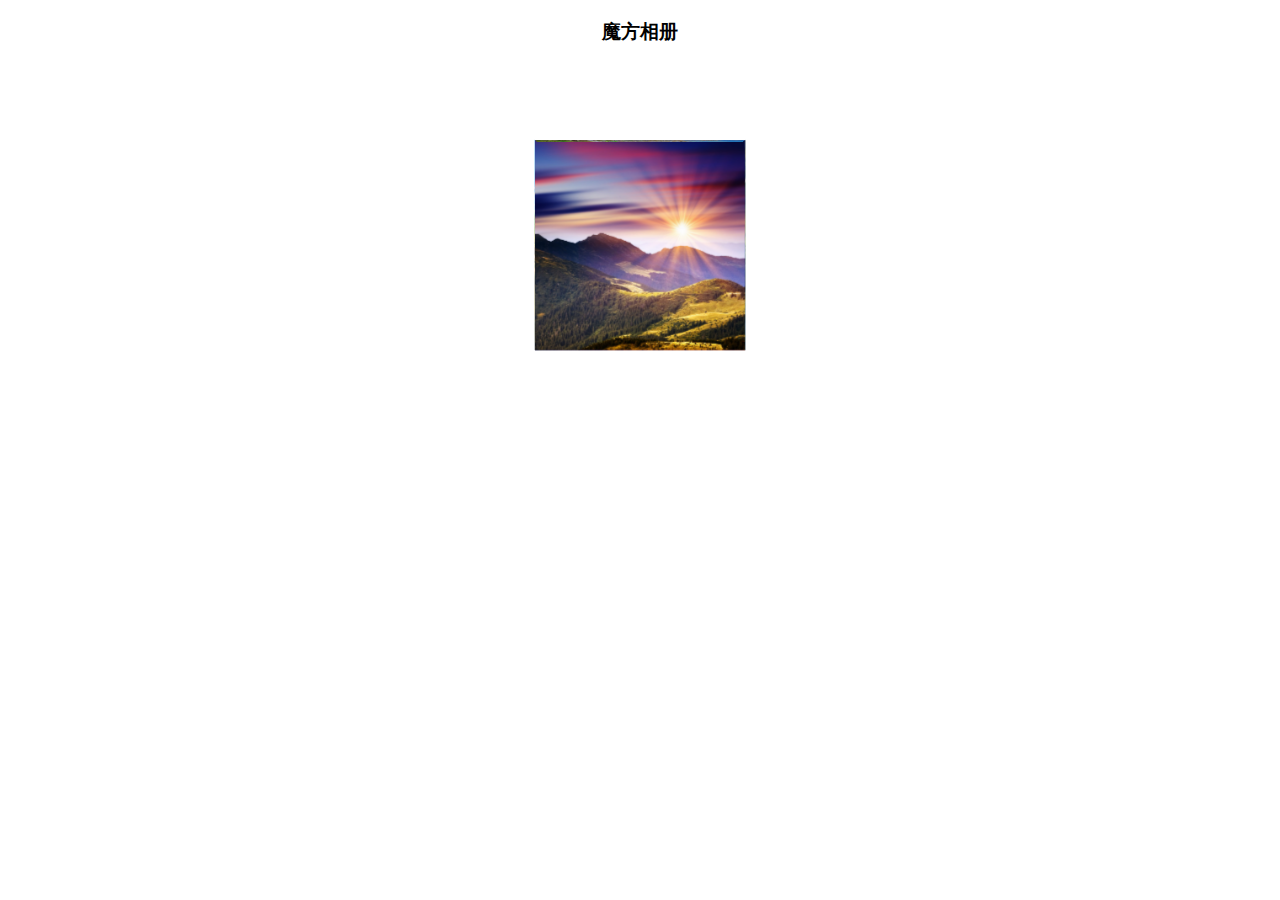
<file: animation/mofang.html>
<!DOCTYPE html>
<html lang="en">
<head>
	<meta charset="UTF-8">
	<title>魔方3d相册</title>
	<style>
		@-webkit-keyframes anim{
			to{transform:rotateX(360deg)rotateY(360deg);}
		}
		img{
		  width: 200px;
		  height: 200px;
		}
		.box{
		  perspective: 2000px;
		  transform-style: preserve-3d;
		  transform:rotateX(0deg) rotateY(0deg);
		}
		.mofang_box{
		  width: 200px;
		  height: 200px;
		  margin: 100px auto;
		  position: relative;
		  transform-style: preserve-3d;
		  transform:rotateX(0deg)rotateY(0deg);
		  -webkit-animation:anim 5s infinite linear;
		}
		.mofang_box>div{
		  width: 200px;
		  height: 200px;
		  text-align: center;
		  line-height: 200px;
		  position: absolute;
		}

		.left{
		  transform:rotateY(90deg)translateZ(-100px);
	
		}
		.right{
		  transform:rotateY(90deg)translateZ(100px);
		}
		.top{
		  transform:rotateX(90deg)translateZ(100px)rotateZ(360deg);
		}
		.buttom{
		  transform:rotateX(90deg)translateZ(-100px)rotateZ(180deg);
		}
		.hou{
		  transform:rotateX(0deg)translateZ(-100px)rotateZ(180deg);
		}
		.qian{
		  transform:rotateX(0deg)translateZ(100px);
		}
	</style>
</head>
<body>
<h3 style="text-align:center">魔方相册</h3>
  <div class="box">
    <div class="mofang_box"id="mofang_box">
      <div class=" hou"><img src="imags/2.jpg"></div>
      <div class=" left"><img src="imags/3.jpg"></div>
      <div class=" right"><img src="imags/4.jpg"></div>
      <div class=" top"><img src="imags/5.jpg"></div>
      <div class=" buttom"><img src="imags/6.jpg"></div>
      <div class=" qian"><img src="imags/1.jpg"></div>
    </div>
  </div>
</body>
</html>
</file>
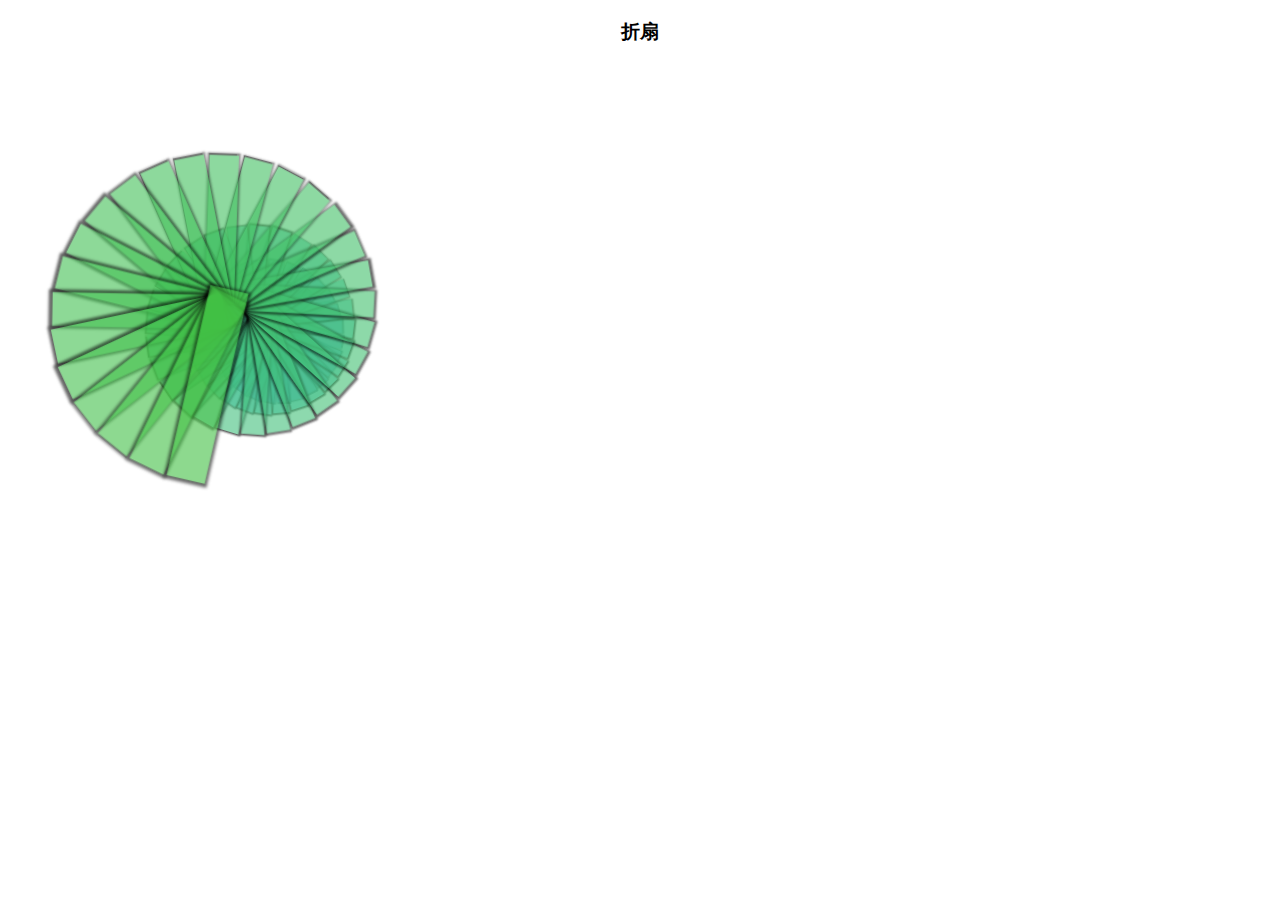
<file: animation/zheshan.html>
<!DOCTYPE html>
<html lang="en">
<head>
	<meta charset="UTF-8">
	<title>css3折扇演示</title>
	<style>
		@-webkit-keyframes anim {
		  to {
		    -webkit-transform: rotateZ(0) rotate(1080deg);
		  }
		}
		@-moz-keyframes anim {
		  to {
		    -moz-transform: rotateZ(0) rotate(1080deg);
		  }
		}
		@keyframes anim {
		  to {
		    transform: rotateZ(0) rotate(1080deg);
		  }
		}
		.wrap{
			position: relative;
			width: 200px;
			height: 200px;
			margin: 0 ;
		}
		.staircase{
			position: relative;
			width: inherit;
			height: inherit;
			-webkit-transform-style: preserve-3d;
			-moz-transform-style: preserve-3d;
			transform-style: preserve-3d;
			-webkit-perspective: 1000px;
			-moz-perspective: 1000px;
			perspective: 1000px;
			-webkit-transform: translate3d(200px, 200px, -500px);
			-moz-transform: translate3d(200px, 200px, -500px);
			transform: translate3d(200px, 200px, -500px);
		}
		.stair{
			top: 0;
			left: 0;
			position: absolute;
			width: 40px;
			height: 200px;
			background: black;
			opacity: .6;
			-webkit-transform-origin: top left;
			-ms-transform-origin: top left;
			transform-origin: top left;
			-webkit-animation: anim 10s infinite alternate;
			animation: anim 10s infinite alternate;
			-webkit-box-shadow: 0px 1px 3px 3px black;
			box-shadow: 0px 1px 3px 3px black;
		}
		.stair:nth-child(1) {
		  -webkit-transform: translateZ(-25px) rotate(13deg);
		  -moz-transform: translateZ(-25px) rotate(13deg);
		  transform: translateZ(-25px) rotate(13deg);
		  top: 20px;
		  background: #40bf42;
		}

		.stair:nth-child(2) {
		  -webkit-transform: translateZ(-50px) rotate(26deg);
		  -moz-transform: translateZ(-50px) rotate(26deg);
		  transform: translateZ(-50px) rotate(26deg);
		  top: 20px;
		  background: #40bf44;
		}

		.stair:nth-child(3) {
		  -webkit-transform: translateZ(-75px) rotate(39deg);
		  transform: translateZ(-75px) rotate(39deg);
		  top: 20px;
		  background: #40bf46;
		}

		.stair:nth-child(4) {
		  -webkit-transform: translateZ(-100px) rotate(52deg);
		  transform: translateZ(-100px) rotate(52deg);
		  top: 20px;
		  background: #40bf48;
		}

		.stair:nth-child(5) {
		  -webkit-transform: translateZ(-125px) rotate(65deg);
		  transform: translateZ(-125px) rotate(65deg);
		  top: 20px;
		  background: #40bf4a;
		}

		.stair:nth-child(6) {
		  -webkit-transform: translateZ(-150px) rotate(78deg);
		  transform: translateZ(-150px) rotate(78deg);
		  top: 20px;
		  background: #40bf4d;
		}

		.stair:nth-child(7) {
		  -webkit-transform: translateZ(-175px) rotate(91deg);
		  transform: translateZ(-175px) rotate(91deg);
		  top: 20px;
		  background: #40bf4f;
		}

		.stair:nth-child(8) {
		  -webkit-transform: translateZ(-200px) rotate(104deg);
		  transform: translateZ(-200px) rotate(104deg);
		  top: 20px;
		  background: #40bf51;
		}

		.stair:nth-child(9) {
		  -webkit-transform: translateZ(-225px) rotate(117deg);
		  transform: translateZ(-225px) rotate(117deg);
		  top: 20px;
		  background: #40bf53;
		}

		.stair:nth-child(10) {
		  -webkit-transform: translateZ(-250px) rotate(130deg);
		  transform: translateZ(-250px) rotate(130deg);
		  top: 20px;
		  background: #40bf55;
		}

		.stair:nth-child(11) {
		  -webkit-transform: translateZ(-275px) rotate(143deg);
		  transform: translateZ(-275px) rotate(143deg);
		  top: 20px;
		  background: #40bf57;
		}

		.stair:nth-child(12) {
		  -webkit-transform: translateZ(-300px) rotate(156deg);
		  transform: translateZ(-300px) rotate(156deg);
		  top: 20px;
		  background: #40bf59;
		}

		.stair:nth-child(13) {
		  -webkit-transform: translateZ(-325px) rotate(169deg);
		  transform: translateZ(-325px) rotate(169deg);
		  top: 20px;
		  background: #40bf5b;
		}

		.stair:nth-child(14) {
		  -webkit-transform: translateZ(-350px) rotate(182deg);
		  transform: translateZ(-350px) rotate(182deg);
		  top: 20px;
		  background: #40bf5e;
		}

		.stair:nth-child(15) {
		  -webkit-transform: translateZ(-375px) rotate(195deg);
		  transform: translateZ(-375px) rotate(195deg);
		  top: 20px;
		  background: #40bf60;
		}

		.stair:nth-child(16) {
		  -webkit-transform: translateZ(-400px) rotate(208deg);
		  transform: translateZ(-400px) rotate(208deg);
		  top: 20px;
		  background: #40bf62;
		}

		.stair:nth-child(17) {
		  -webkit-transform: translateZ(-425px) rotate(221deg);
		  transform: translateZ(-425px) rotate(221deg);
		  top: 20px;
		  background: #40bf64;
		}

		.stair:nth-child(18) {
		  -webkit-transform: translateZ(-450px) rotate(234deg);
		  transform: translateZ(-450px) rotate(234deg);
		  top: 20px;
		  background: #40bf66;
		}

		.stair:nth-child(19) {
		  -webkit-transform: translateZ(-475px) rotate(247deg);
		  transform: translateZ(-475px) rotate(247deg);
		  top: 20px;
		  background: #40bf68;
		}

		.stair:nth-child(20) {
		  -webkit-transform: translateZ(-500px) rotate(260deg);
		  transform: translateZ(-500px) rotate(260deg);
		  top: 20px;
		  background: #40bf6a;
		}

		.stair:nth-child(21) {
		  -webkit-transform: translateZ(-525px) rotate(273deg);
		  transform: translateZ(-525px) rotate(273deg);
		  top: 20px;
		  background: #40bf6c;
		}

		.stair:nth-child(22) {
		  -webkit-transform: translateZ(-550px) rotate(286deg);
		  transform: translateZ(-550px) rotate(286deg);
		  top: 20px;
		  background: #40bf6f;
		}

		.stair:nth-child(23) {
		  -webkit-transform: translateZ(-575px) rotate(299deg);
		  transform: translateZ(-575px) rotate(299deg);
		  top: 20px;
		  background: #40bf71;
		}

		.stair:nth-child(24) {
		  -webkit-transform: translateZ(-600px) rotate(312deg);
		  transform: translateZ(-600px) rotate(312deg);
		  top: 20px;
		  background: #40bf73;
		}

		.stair:nth-child(25) {
		  -webkit-transform: translateZ(-625px) rotate(325deg);
		  transform: translateZ(-625px) rotate(325deg);
		  top: 20px;
		  background: #40bf75;
		}

		.stair:nth-child(26) {
		  -webkit-transform: translateZ(-650px) rotate(338deg);
		  transform: translateZ(-650px) rotate(338deg);
		  top: 20px;
		  background: #40bf77;
		}

		.stair:nth-child(27) {
		  -webkit-transform: translateZ(-675px) rotate(351deg);
		  transform: translateZ(-675px) rotate(351deg);
		  top: 20px;
		  background: #40bf79;
		}

		.stair:nth-child(28) {
		  -webkit-transform: translateZ(-700px) rotate(364deg);
		  transform: translateZ(-700px) rotate(364deg);
		  top: 20px;
		  background: #40bf7b;
		}

		.stair:nth-child(29) {
		  -webkit-transform: translateZ(-725px) rotate(377deg);
		  transform: translateZ(-725px) rotate(377deg);
		  top: 20px;
		  background: #40bf7d;
		}

		.stair:nth-child(30) {
		  -webkit-transform: translateZ(-750px) rotate(390deg);
		  transform: translateZ(-750px) rotate(390deg);
		  top: 20px;
		  background: #40bf80;
		}

		.stair:nth-child(31) {
		  -webkit-transform: translateZ(-775px) rotate(403deg);
		  transform: translateZ(-775px) rotate(403deg);
		  top: 20px;
		  background: #40bf82;
		}

		.stair:nth-child(32) {
		  -webkit-transform: translateZ(-800px) rotate(416deg);
		  transform: translateZ(-800px) rotate(416deg);
		  top: 20px;
		  background: #40bf84;
		}

		.stair:nth-child(33) {
		  -webkit-transform: translateZ(-825px) rotate(429deg);
		  transform: translateZ(-825px) rotate(429deg);
		  top: 20px;
		  background: #40bf86;
		}

		.stair:nth-child(34) {
		  -webkit-transform: translateZ(-850px) rotate(442deg);
		  transform: translateZ(-850px) rotate(442deg);
		  top: 20px;
		  background: #40bf88;
		}

		.stair:nth-child(35) {
		  -webkit-transform: translateZ(-875px) rotate(455deg);
		  transform: translateZ(-875px) rotate(455deg);
		  top: 20px;
		  background: #40bf8a;
		}

		.stair:nth-child(36) {
		  -webkit-transform: translateZ(-900px) rotate(468deg);
		  transform: translateZ(-900px) rotate(468deg);
		  top: 20px;
		  background: #40bf8c;
		}

		.stair:nth-child(37) {
		  -webkit-transform: translateZ(-925px) rotate(481deg);
		  transform: translateZ(-925px) rotate(481deg);
		  top: 20px;
		  background: #40bf8e;
		}

		.stair:nth-child(38) {
		  -webkit-transform: translateZ(-950px) rotate(494deg);
		  transform: translateZ(-950px) rotate(494deg);
		  top: 20px;
		  background: #40bf91;
		}

		.stair:nth-child(39) {
		  -webkit-transform: translateZ(-975px) rotate(507deg);
		  transform: translateZ(-975px) rotate(507deg);
		  top: 20px;
		  background: #40bf93;
		}

		.stair:nth-child(40) {
		  -webkit-transform: translateZ(-1000px) rotate(520deg);
		  transform: translateZ(-1000px) rotate(520deg);
		  top: 20px;
		  background: #40bf95;
		}

		.stair:nth-child(41) {
		  -webkit-transform: translateZ(-1025px) rotate(533deg);
		  transform: translateZ(-1025px) rotate(533deg);
		  top: 20px;
		  background: #40bf97;
		}

		.stair:nth-child(42) {
		  -webkit-transform: translateZ(-1050px) rotate(546deg);
		  transform: translateZ(-1050px) rotate(546deg);
		  top: 20px;
		  background: #40bf99;
		}

		.stair:nth-child(43) {
		  -webkit-transform: translateZ(-1075px) rotate(559deg);
		  transform: translateZ(-1075px) rotate(559deg);
		  top: 20px;
		  background: #40bf9b;
		}

		.stair:nth-child(44) {
		  -webkit-transform: translateZ(-1100px) rotate(572deg);
		  transform: translateZ(-1100px) rotate(572deg);
		  top: 20px;
		  background: #40bf9d;
		}

		.stair:nth-child(45) {
		  -webkit-transform: translateZ(-1125px) rotate(585deg);
		  transform: translateZ(-1125px) rotate(585deg);
		  top: 20px;
		  background: #40bf9f;
		}

		.stair:nth-child(46) {
		  -webkit-transform: translateZ(-1150px) rotate(598deg);
		  transform: translateZ(-1150px) rotate(598deg);
		  top: 20px;
		  background: #40bfa2;
		}

		.stair:nth-child(47) {
		  -webkit-transform: translateZ(-1175px) rotate(611deg);
		  transform: translateZ(-1175px) rotate(611deg);
		  top: 20px;
		  background: #40bfa4;
		}

		.stair:nth-child(48) {
		  -webkit-transform: translateZ(-1200px) rotate(624deg);
		  transform: translateZ(-1200px) rotate(624deg);
		  top: 20px;
		  background: #40bfa6;
		}

		.stair:nth-child(49) {
		  -webkit-transform: translateZ(-1225px) rotate(637deg);
		  transform: translateZ(-1225px) rotate(637deg);
		  top: 20px;
		  background: #40bfa8;
		}

		.stair:nth-child(50) {
		  -webkit-transform: translateZ(-1250px) rotate(650deg);
		  transform: translateZ(-1250px) rotate(650deg);
		  top: 20px;
		  background: #40bfaa;
		}

		.stair:nth-child(51) {
		  -webkit-transform: translateZ(-1275px) rotate(663deg);
		  transform: translateZ(-1275px) rotate(663deg);
		  top: 20px;
		  background: #40bfac;
		}

		.stair:nth-child(52) {
		  -webkit-transform: translateZ(-1300px) rotate(676deg);
		  transform: translateZ(-1300px) rotate(676deg);
		  top: 20px;
		  background: #40bfae;
		}

		.stair:nth-child(53) {
		  -webkit-transform: translateZ(-1325px) rotate(689deg);
		  transform: translateZ(-1325px) rotate(689deg);
		  top: 20px;
		  background: #40bfb0;
		}

		.stair:nth-child(54) {
		  -webkit-transform: translateZ(-1350px) rotate(702deg);
		  transform: translateZ(-1350px) rotate(702deg);
		  top: 20px;
		  background: #40bfb3;
		}

		.stair:nth-child(55) {
		  -webkit-transform: translateZ(-1375px) rotate(715deg);
		  transform: translateZ(-1375px) rotate(715deg);
		  top: 20px;
		  background: #40bfb5;
		}

		.stair:nth-child(56) {
		  -webkit-transform: translateZ(-1400px) rotate(728deg);
		  transform: translateZ(-1400px) rotate(728deg);
		  top: 20px;
		  background: #40bfb7;
		}

		.stair:nth-child(57) {
		  -webkit-transform: translateZ(-1425px) rotate(741deg);
		  transform: translateZ(-1425px) rotate(741deg);
		  top: 20px;
		  background: #40bfb9;
		}

		.stair:nth-child(58) {
		  -webkit-transform: translateZ(-1450px) rotate(754deg);
		  transform: translateZ(-1450px) rotate(754deg);
		  top: 20px;
		  background: #40bfbb;
		}

		.stair:nth-child(59) {
		  -webkit-transform: translateZ(-1475px) rotate(767deg);
		  transform: translateZ(-1475px) rotate(767deg);
		  top: 20px;
		  background: #40bfbd;
		}

		.stair:nth-child(60) {
		  -webkit-transform: translateZ(-1500px) rotate(780deg);
		  transform: translateZ(-1500px) rotate(780deg);
		  top: 20px;
		  background: #40bfbf;
		}

		.stair:nth-child(61) {
		  -webkit-transform: translateZ(-1525px) rotate(793deg);
		  transform: translateZ(-1525px) rotate(793deg);
		  top: 20px;
		  background: #40bdbf;
		}

		.stair:nth-child(62) {
		  -webkit-transform: translateZ(-1550px) rotate(806deg);
		  transform: translateZ(-1550px) rotate(806deg);
		  top: 20px;
		  background: #40bbbf;
		}

		.stair:nth-child(63) {
		  -webkit-transform: translateZ(-1575px) rotate(819deg);
		  transform: translateZ(-1575px) rotate(819deg);
		  top: 20px;
		  background: #40b9bf;
		}

		.stair:nth-child(64) {
		  -webkit-transform: translateZ(-1600px) rotate(832deg);
		  transform: translateZ(-1600px) rotate(832deg);
		  top: 20px;
		  background: #40b7bf;
		}

		.stair:nth-child(65) {
		  -webkit-transform: translateZ(-1625px) rotate(845deg);
		  transform: translateZ(-1625px) rotate(845deg);
		  top: 20px;
		  background: #40b5bf;
		}

		.stair:nth-child(66) {
		  -webkit-transform: translateZ(-1650px) rotate(858deg);
		  transform: translateZ(-1650px) rotate(858deg);
		  top: 20px;
		  background: #40b2bf;
		}

		.stair:nth-child(67) {
		  -webkit-transform: translateZ(-1675px) rotate(871deg);
		  transform: translateZ(-1675px) rotate(871deg);
		  top: 20px;
		  background: #40b0bf;
		}

		.stair:nth-child(68) {
		  -webkit-transform: translateZ(-1700px) rotate(884deg);
		  transform: translateZ(-1700px) rotate(884deg);
		  top: 20px;
		  background: #40aebf;
		}

		.stair:nth-child(69) {
		  -webkit-transform: translateZ(-1725px) rotate(897deg);
		  transform: translateZ(-1725px) rotate(897deg);
		  top: 20px;
		  background: #40acbf;
		}

		.stair:nth-child(70) {
		  -webkit-transform: translateZ(-1750px) rotate(910deg);
		  transform: translateZ(-1750px) rotate(910deg);
		  top: 20px;
		  background: #40aabf;
		}

		.stair:nth-child(71) {
		  -webkit-transform: translateZ(-1775px) rotate(923deg);
		  transform: translateZ(-1775px) rotate(923deg);
		  top: 20px;
		  background: #40a8bf;
		}

		.stair:nth-child(72) {
		  -webkit-transform: translateZ(-1800px) rotate(936deg);
		  transform: translateZ(-1800px) rotate(936deg);
		  top: 20px;
		  background: #40a6bf;
		}

		.stair:nth-child(73) {
		  -webkit-transform: translateZ(-1825px) rotate(949deg);
		  transform: translateZ(-1825px) rotate(949deg);
		  top: 20px;
		  background: #40a4bf;
		}

		.stair:nth-child(74) {
		  -webkit-transform: translateZ(-1850px) rotate(962deg);
		  transform: translateZ(-1850px) rotate(962deg);
		  top: 20px;
		  background: #40a2bf;
		}

		.stair:nth-child(75) {
		  -webkit-transform: translateZ(-1875px) rotate(975deg);
		  transform: translateZ(-1875px) rotate(975deg);
		  top: 20px;
		  background: #409fbf;
		}

		.stair:nth-child(76) {
		  -webkit-transform: translateZ(-1900px) rotate(988deg);
		  transform: translateZ(-1900px) rotate(988deg);
		  top: 20px;
		  background: #409dbf;
		}

		.stair:nth-child(77) {
		  -webkit-transform: translateZ(-1925px) rotate(1001deg);
		  transform: translateZ(-1925px) rotate(1001deg);
		  top: 20px;
		  background: #409bbf;
		}

		.stair:nth-child(78) {
		  -webkit-transform: translateZ(-1950px) rotate(1014deg);
		  transform: translateZ(-1950px) rotate(1014deg);
		  top: 20px;
		  background: #4099bf;
		}

		.stair:nth-child(79) {
		  -webkit-transform: translateZ(-1975px) rotate(1027deg);
		  transform: translateZ(-1975px) rotate(1027deg);
		  top: 20px;
		  background: #4097bf;
		}

		.stair:nth-child(80) {
		  -webkit-transform: translateZ(-2000px) rotate(1040deg);
		  transform: translateZ(-2000px) rotate(1040deg);
		  top: 20px;
		  background: #4095bf;
		}

		.stair:nth-child(81) {
		  -webkit-transform: translateZ(-2025px) rotate(1053deg);
		  transform: translateZ(-2025px) rotate(1053deg);
		  top: 20px;
		  background: #4093bf;
		}

		.stair:nth-child(82) {
		  -webkit-transform: translateZ(-2050px) rotate(1066deg);
		  transform: translateZ(-2050px) rotate(1066deg);
		  top: 20px;
		  background: #4090bf;
		}

		.stair:nth-child(83) {
		  -webkit-transform: translateZ(-2075px) rotate(1079deg);
		  transform: translateZ(-2075px) rotate(1079deg);
		  top: 20px;
		  background: #408ebf;
		}

		.stair:nth-child(84) {
		  -webkit-transform: translateZ(-2100px) rotate(1092deg);
		  transform: translateZ(-2100px) rotate(1092deg);
		  top: 20px;
		  background: #408cbf;
		}

		.stair:nth-child(85) {
		  -webkit-transform: translateZ(-2125px) rotate(1105deg);
		  transform: translateZ(-2125px) rotate(1105deg);
		  top: 20px;
		  background: #408abf;
		}

		.stair:nth-child(86) {
		  -webkit-transform: translateZ(-2150px) rotate(1118deg);
		  transform: translateZ(-2150px) rotate(1118deg);
		  top: 20px;
		  background: #4088bf;
		}

		.stair:nth-child(87) {
		  -webkit-transform: translateZ(-2175px) rotate(1131deg);
		  transform: translateZ(-2175px) rotate(1131deg);
		  top: 20px;
		  background: #4086bf;
		}

		.stair:nth-child(88) {
		  -webkit-transform: translateZ(-2200px) rotate(1144deg);
		  transform: translateZ(-2200px) rotate(1144deg);
		  top: 20px;
		  background: #4084bf;
		}

		.stair:nth-child(89) {
		  -webkit-transform: translateZ(-2225px) rotate(1157deg);
		  transform: translateZ(-2225px) rotate(1157deg);
		  top: 20px;
		  background: #4082bf;
		}

		.stair:nth-child(90) {
		  -webkit-transform: translateZ(-2250px) rotate(1170deg);
		  transform: translateZ(-2250px) rotate(1170deg);
		  top: 20px;
		  background: #407fbf;
		}

		.stair:nth-child(91) {
		  -webkit-transform: translateZ(-2275px) rotate(1183deg);
		  transform: translateZ(-2275px) rotate(1183deg);
		  top: 20px;
		  background: #407dbf;
		}

		.stair:nth-child(92) {
		  -webkit-transform: translateZ(-2300px) rotate(1196deg);
		  transform: translateZ(-2300px) rotate(1196deg);
		  top: 20px;
		  background: #407bbf;
		}

		.stair:nth-child(93) {
		  -webkit-transform: translateZ(-2325px) rotate(1209deg);
		  transform: translateZ(-2325px) rotate(1209deg);
		  top: 20px;
		  background: #4079bf;
		}

		.stair:nth-child(94) {
		  -webkit-transform: translateZ(-2350px) rotate(1222deg);
		  transform: translateZ(-2350px) rotate(1222deg);
		  top: 20px;
		  background: #4077bf;
		}

		.stair:nth-child(95) {
		  -webkit-transform: translateZ(-2375px) rotate(1235deg);
		  transform: translateZ(-2375px) rotate(1235deg);
		  top: 20px;
		  background: #4075bf;
		}

		.stair:nth-child(96) {
		  -webkit-transform: translateZ(-2400px) rotate(1248deg);
		  transform: translateZ(-2400px) rotate(1248deg);
		  top: 20px;
		  background: #4073bf;
		}

		.stair:nth-child(97) {
		  -webkit-transform: translateZ(-2425px) rotate(1261deg);
		  transform: translateZ(-2425px) rotate(1261deg);
		  top: 20px;
		  background: #4071bf;
		}

		.stair:nth-child(98) {
		  -webkit-transform: translateZ(-2450px) rotate(1274deg);
		  transform: translateZ(-2450px) rotate(1274deg);
		  top: 20px;
		  background: #406fbf;
		}

		.stair:nth-child(99) {
		  -webkit-transform: translateZ(-2475px) rotate(1287deg);
		  transform: translateZ(-2475px) rotate(1287deg);
		  top: 20px;
		  background: #406cbf;
		}

		.stair:nth-child(100) {
		  -webkit-transform: translateZ(-2500px) rotate(1300deg);
		  transform: translateZ(-2500px) rotate(1300deg);
		  top: 20px;
		  background: #406abf;
		}


	</style>
</head>
<body>
	<h3 style="text-align:center">折扇</h3>
	<div class="wrap">
		<div class="staircase">
			<div class="stair"></div>
			<div class="stair"></div>
			<div class="stair"></div>
			<div class="stair"></div>
			<div class="stair"></div>
			<div class="stair"></div>
			<div class="stair"></div>
			<div class="stair"></div>
			<div class="stair"></div>
			<div class="stair"></div>
			<div class="stair"></div>
			<div class="stair"></div>
			<div class="stair"></div>
			<div class="stair"></div>
			<div class="stair"></div>
			<div class="stair"></div>
			<div class="stair"></div>
			<div class="stair"></div>
			<div class="stair"></div>
			<div class="stair"></div>
			<div class="stair"></div>
			<div class="stair"></div>
			<div class="stair"></div>
			<div class="stair"></div>
			<div class="stair"></div>
			<div class="stair"></div>
			<div class="stair"></div>
			<div class="stair"></div>
			<div class="stair"></div>
			<div class="stair"></div>
			<div class="stair"></div>
			<div class="stair"></div>
			<div class="stair"></div>
			<div class="stair"></div>
			<div class="stair"></div>
			<div class="stair"></div>
			<div class="stair"></div>
			<div class="stair"></div>
			<div class="stair"></div>
			<div class="stair"></div>
			<div class="stair"></div>
			<div class="stair"></div>
			<div class="stair"></div>
			<div class="stair"></div>
			<div class="stair"></div>
			<div class="stair"></div>
			<div class="stair"></div>
			<div class="stair"></div>
			<div class="stair"></div>
			<div class="stair"></div>
			<div class="stair"></div>
			<div class="stair"></div>
			<div class="stair"></div>
			<div class="stair"></div>
			<div class="stair"></div>
			<div class="stair"></div>
			<div class="stair"></div>
			<div class="stair"></div>
			<div class="stair"></div>
			<div class="stair"></div>
			<div class="stair"></div>
			<div class="stair"></div>
			<div class="stair"></div>
			<div class="stair"></div>
			<div class="stair"></div>
			<div class="stair"></div>
			<div class="stair"></div>
			<div class="stair"></div>
			<div class="stair"></div>
			<div class="stair"></div>
			<div class="stair"></div>
			<div class="stair"></div>
			<div class="stair"></div>
			<div class="stair"></div>
			<div class="stair"></div>
			<div class="stair"></div>
			<div class="stair"></div>
			<div class="stair"></div>
			<div class="stair"></div>
			<div class="stair"></div>
			<div class="stair"></div>
			<div class="stair"></div>
			<div class="stair"></div>
			<div class="stair"></div>
			<div class="stair"></div>
			<div class="stair"></div>
			<div class="stair"></div>
			<div class="stair"></div>
			<div class="stair"></div>
			<div class="stair"></div>
			<div class="stair"></div>
			<div class="stair"></div>
			<div class="stair"></div>
			<div class="stair"></div>
			<div class="stair"></div>
			<div class="stair"></div>
			<div class="stair"></div>
			<div class="stair"></div>
			<div class="stair"></div>
			<div class="stair"></div>
		</div>
	</div>
	<div></div>
</body>
</html>
</file>
<file: css/style.css>
body {
  width: 100%;
}
body:before,
body:after {
  content: "";
  display: table;
}
body:after {
  clear: both;
}
html,
body,
div,
span,
applet,
object,
iframe,
h1,
h2,
h3,
h4,
h5,
h6,
p,
blockquote,
pre,
a,
abbr,
acronym,
address,
big,
cite,
code,
del,
dfn,
em,
img,
ins,
kbd,
q,
s,
samp,
small,
strike,
strong,
sub,
sup,
tt,
var,
dl,
dt,
dd,
ol,
ul,
li,
fieldset,
form,
label,
legend,
table,
caption,
tbody,
tfoot,
thead,
tr,
th,
td {
  margin: 0;
  padding: 0;
  border: 0;
  outline: 0;
  font-weight: inherit;
  font-style: inherit;
  font-family: inherit;
  font-size: 100%;
  vertical-align: baseline;
}
body {
  line-height: 1;
  color: #000;
  background: #fff;
}
ol,
ul {
  list-style: none;
}
table {
  border-collapse: separate;
  border-spacing: 0;
  vertical-align: middle;
}
caption,
th,
td {
  text-align: left;
  font-weight: normal;
  vertical-align: middle;
}
a img {
  border: none;
}
input,
button {
  margin: 0;
  padding: 0;
}
input::-moz-focus-inner,
button::-moz-focus-inner {
  border: 0;
  padding: 0;
}
@font-face {
  font-family: FontAwesome;
  font-style: normal;
  font-weight: normal;
  src: url("fonts/fontawesome-webfont.eot?v=#4.0.3");
  src: url("fonts/fontawesome-webfont.eot?#iefix&v=#4.0.3") format("embedded-opentype"), url("fonts/fontawesome-webfont.woff?v=#4.0.3") format("woff"), url("fonts/fontawesome-webfont.ttf?v=#4.0.3") format("truetype"), url("fonts/fontawesome-webfont.svg#fontawesomeregular?v=#4.0.3") format("svg");
}
html,
body,
#container {
  height: 100%;
}
body {
  background: #eee;
  font: 14px "Helvetica Neue", Helvetica, Arial, sans-serif;
  -webkit-text-size-adjust: 100%;
}
.outer {
  max-width: 1220px;
  margin: 0 auto;
  padding: 0 20px;
}
.outer:before,
.outer:after {
  content: "";
  display: table;
}
.outer:after {
  clear: both;
}
.inner {
  display: inline;
  float: left;
  width: 98.33333333333333%;
  margin: 0 0.833333333333333%;
}
.left,
.alignleft {
  float: left;
}
.right,
.alignright {
  float: right;
}
.clear {
  clear: both;
}
#container {
  position: relative;
}
.mobile-nav-on {
  overflow: hidden;
}
#wrap {
  height: 100%;
  width: 100%;
  position: absolute;
  top: 0;
  left: 0;
  -webkit-transition: 0.2s ease-out;
  -moz-transition: 0.2s ease-out;
  -ms-transition: 0.2s ease-out;
  transition: 0.2s ease-out;
  z-index: 1;
  background: #eee;
}
.mobile-nav-on #wrap {
  left: 280px;
}
@media screen and (min-width: 768px) {
  #main {
    display: inline;
    float: left;
    width: 73.33333333333333%;
    margin: 0 0.833333333333333%;
  }
}
.article-date,
.article-category-link,
.archive-year,
.widget-title {
  text-decoration: none;
  text-transform: uppercase;
  letter-spacing: 2px;
  color: #999;
  margin-bottom: 1em;
  margin-left: 5px;
  line-height: 1em;
  text-shadow: 0 1px #fff;
  font-weight: bold;
}
.article-inner,
.archive-article-inner {
  background: #fff;
  -webkit-box-shadow: 1px 2px 3px #ddd;
  box-shadow: 1px 2px 3px #ddd;
  border: 1px solid #ddd;
  border-radius: 3px;
}
.article-entry h1,
.widget h1 {
  font-size: 2em;
}
.article-entry h2,
.widget h2 {
  font-size: 1.5em;
}
.article-entry h3,
.widget h3 {
  font-size: 1.3em;
}
.article-entry h4,
.widget h4 {
  font-size: 1.2em;
}
.article-entry h5,
.widget h5 {
  font-size: 1em;
}
.article-entry h6,
.widget h6 {
  font-size: 1em;
  color: #999;
}
.article-entry hr,
.widget hr {
  border: 1px dashed #ddd;
}
.article-entry strong,
.widget strong {
  font-weight: bold;
}
.article-entry em,
.widget em,
.article-entry cite,
.widget cite {
  font-style: italic;
}
.article-entry sup,
.widget sup,
.article-entry sub,
.widget sub {
  font-size: 0.75em;
  line-height: 0;
  position: relative;
  vertical-align: baseline;
}
.article-entry sup,
.widget sup {
  top: -0.5em;
}
.article-entry sub,
.widget sub {
  bottom: -0.2em;
}
.article-entry small,
.widget small {
  font-size: 0.85em;
}
.article-entry acronym,
.widget acronym,
.article-entry abbr,
.widget abbr {
  border-bottom: 1px dotted;
}
.article-entry ul,
.widget ul,
.article-entry ol,
.widget ol,
.article-entry dl,
.widget dl {
  margin: 0 20px;
  line-height: 1.6em;
}
.article-entry ul ul,
.widget ul ul,
.article-entry ol ul,
.widget ol ul,
.article-entry ul ol,
.widget ul ol,
.article-entry ol ol,
.widget ol ol {
  margin-top: 0;
  margin-bottom: 0;
}
.article-entry ul,
.widget ul {
  list-style: disc;
}
.article-entry ol,
.widget ol {
  list-style: decimal;
}
.article-entry dt,
.widget dt {
  font-weight: bold;
}
#header {
  height: 300px;
  position: relative;
  border-bottom: 1px solid #ddd;
}
#header:before,
#header:after {
  content: "";
  position: absolute;
  left: 0;
  right: 0;
  height: 40px;
}
#header:before {
  top: 0;
  background: -webkit-linear-gradient(rgba(0,0,0,0.2), transparent);
  background: -moz-linear-gradient(rgba(0,0,0,0.2), transparent);
  background: -ms-linear-gradient(rgba(0,0,0,0.2), transparent);
  background: linear-gradient(rgba(0,0,0,0.2), transparent);
}
#header:after {
  bottom: 0;
  background: -webkit-linear-gradient(transparent, rgba(0,0,0,0.2));
  background: -moz-linear-gradient(transparent, rgba(0,0,0,0.2));
  background: -ms-linear-gradient(transparent, rgba(0,0,0,0.2));
  background: linear-gradient(transparent, rgba(0,0,0,0.2));
}
#header-outer {
  height: 100%;
  position: relative;
}
#header-inner {
  position: relative;
  overflow: hidden;
}
#banner {
  position: absolute;
  top: 0;
  left: 0;
  width: 100%;
  height: 100%;
  background: url("images/banner.jpg") center #000;
  -webkit-background-size: cover;
  -moz-background-size: cover;
  background-size: cover;
  z-index: -1;
}
#header-title {
  text-align: center;
  height: 40px;
  position: absolute;
  top: 50%;
  left: 0;
  margin-top: -20px;
}
#logo,
#subtitle {
  text-decoration: none;
  color: #fff;
  font-weight: 300;
  text-shadow: 0 1px 4px rgba(0,0,0,0.3);
}
#logo {
  font-size: 40px;
  line-height: 40px;
  letter-spacing: 2px;
}
#subtitle {
  font-size: 16px;
  line-height: 16px;
  letter-spacing: 1px;
}
#subtitle-wrap {
  margin-top: 16px;
}
#main-nav {
  float: left;
  margin-left: -15px;
}
.nav-icon,
.main-nav-link {
  float: left;
  color: #fff;
  opacity: 0.6;
  text-decoration: none;
  text-shadow: 0 1px rgba(0,0,0,0.2);
  -webkit-transition: opacity 0.2s;
  -moz-transition: opacity 0.2s;
  -ms-transition: opacity 0.2s;
  transition: opacity 0.2s;
  display: block;
  padding: 20px 15px;
}
.nav-icon:hover,
.main-nav-link:hover {
  opacity: 1;
}
.nav-icon {
  font-family: FontAwesome;
  text-align: center;
  font-size: 14px;
  width: 14px;
  height: 14px;
  padding: 20px 15px;
  position: relative;
  cursor: pointer;
}
.main-nav-link {
  font-weight: 300;
  letter-spacing: 1px;
}
@media screen and (max-width: 479px) {
  .main-nav-link {
    display: none;
  }
}
#main-nav-toggle {
  display: none;
}
#main-nav-toggle:before {
  content: "\f0c9";
}
@media screen and (max-width: 479px) {
  #main-nav-toggle {
    display: block;
  }
}
#sub-nav {
  float: right;
  margin-right: -15px;
}
#nav-rss-link:before {
  content: "\f09e";
}
#nav-search-btn:before {
  content: "\f002";
}
#search-form-wrap {
  position: absolute;
  top: 15px;
  width: 150px;
  height: 30px;
  right: -150px;
  opacity: 0;
  -webkit-transition: 0.2s ease-out;
  -moz-transition: 0.2s ease-out;
  -ms-transition: 0.2s ease-out;
  transition: 0.2s ease-out;
}
#search-form-wrap.on {
  opacity: 1;
  right: 0;
}
@media screen and (max-width: 479px) {
  #search-form-wrap {
    width: 100%;
    right: -100%;
  }
}
.search-form {
  position: absolute;
  top: 0;
  left: 0;
  right: 0;
  background: #fff;
  padding: 5px 15px;
  border-radius: 15px;
  -webkit-box-shadow: 0 0 10px rgba(0,0,0,0.3);
  box-shadow: 0 0 10px rgba(0,0,0,0.3);
}
.search-form-input {
  border: none;
  background: none;
  color: #555;
  width: 100%;
  font: 13px "Helvetica Neue", Helvetica, Arial, sans-serif;
  outline: none;
}
.search-form-input::-webkit-search-results-decoration,
.search-form-input::-webkit-search-cancel-button {
  -webkit-appearance: none;
}
.search-form-submit {
  position: absolute;
  top: 50%;
  right: 10px;
  margin-top: -7px;
  font: 13px FontAwesome;
  border: none;
  background: none;
  color: #bbb;
  cursor: pointer;
}
.search-form-submit:hover,
.search-form-submit:focus {
  color: #777;
}
.article {
  margin: 50px 0;
}
.article-inner {
  overflow: hidden;
}
.article-meta:before,
.article-meta:after {
  content: "";
  display: table;
}
.article-meta:after {
  clear: both;
}
.article-date {
  float: left;
}
.article-category {
  float: left;
  line-height: 1em;
  color: #ccc;
  text-shadow: 0 1px #fff;
  margin-left: 8px;
}
.article-category:before {
  content: "\2022";
}
.article-category-link {
  margin: 0 12px 1em;
}
.article-header {
  padding: 20px 20px 0;
}
.article-title {
  text-decoration: none;
  font-size: 2em;
  font-weight: bold;
  color: #555;
  line-height: 1.1em;
  -webkit-transition: color 0.2s;
  -moz-transition: color 0.2s;
  -ms-transition: color 0.2s;
  transition: color 0.2s;
}
a.article-title:hover {
  color: #258fb8;
}
.article-entry {
  color: #555;
  padding: 0 20px;
}
.article-entry:before,
.article-entry:after {
  content: "";
  display: table;
}
.article-entry:after {
  clear: both;
}
.article-entry p,
.article-entry table {
  line-height: 1.6em;
  margin: 1.6em 0;
}
.article-entry h1,
.article-entry h2,
.article-entry h3,
.article-entry h4,
.article-entry h5,
.article-entry h6 {
  font-weight: bold;
}
.article-entry h1,
.article-entry h2,
.article-entry h3,
.article-entry h4,
.article-entry h5,
.article-entry h6 {
  line-height: 1.1em;
  margin: 1.1em 0;
}
.article-entry a {
  color: #258fb8;
  text-decoration: none;
}
.article-entry a:hover {
  text-decoration: underline;
}
.article-entry ul,
.article-entry ol,
.article-entry dl {
  margin-top: 1.6em;
  margin-bottom: 1.6em;
}
.article-entry img,
.article-entry video {
  max-width: 100%;
  height: auto;
  display: block;
  margin: auto;
}
.article-entry iframe {
  border: none;
}
.article-entry table {
  width: 100%;
  border-collapse: collapse;
  border-spacing: 0;
}
.article-entry th {
  font-weight: bold;
  border-bottom: 3px solid #ddd;
  padding-bottom: 0.5em;
}
.article-entry td {
  border-bottom: 1px solid #ddd;
  padding: 10px 0;
}
.article-entry blockquote {
  font-family: Georgia, "Times New Roman", serif;
  font-size: 1.4em;
  margin: 1.6em 20px;
  text-align: center;
}
.article-entry blockquote footer {
  font-size: 14px;
  margin: 1.6em 0;
  font-family: "Helvetica Neue", Helvetica, Arial, sans-serif;
}
.article-entry blockquote footer cite:before {
  content: "—";
  padding: 0 0.5em;
}
.article-entry .pullquote {
  text-align: left;
  width: 45%;
  margin: 0;
}
.article-entry .pullquote.left {
  margin-left: 0.5em;
  margin-right: 1em;
}
.article-entry .pullquote.right {
  margin-right: 0.5em;
  margin-left: 1em;
}
.article-entry .caption {
  color: #999;
  display: block;
  font-size: 0.9em;
  margin-top: 0.5em;
  position: relative;
  text-align: center;
}
.article-entry .video-container {
  position: relative;
  padding-top: 56.25%;
  height: 0;
  overflow: hidden;
}
.article-entry .video-container iframe,
.article-entry .video-container object,
.article-entry .video-container embed {
  position: absolute;
  top: 0;
  left: 0;
  width: 100%;
  height: 100%;
  margin-top: 0;
}
.article-more-link a {
  display: inline-block;
  line-height: 1em;
  padding: 6px 15px;
  border-radius: 15px;
  background: #eee;
  color: #999;
  text-shadow: 0 1px #fff;
  text-decoration: none;
}
.article-more-link a:hover {
  background: #258fb8;
  color: #fff;
  text-decoration: none;
  text-shadow: 0 1px #1e7293;
}
.article-footer {
  font-size: 0.85em;
  line-height: 1.6em;
  border-top: 1px solid #ddd;
  padding-top: 1.6em;
  margin: 0 20px 20px;
}
.article-footer:before,
.article-footer:after {
  content: "";
  display: table;
}
.article-footer:after {
  clear: both;
}
.article-footer a {
  color: #999;
  text-decoration: none;
}
.article-footer a:hover {
  color: #555;
}
.article-tag-list-item {
  float: left;
  margin-right: 10px;
}
.article-tag-list-link:before {
  content: "#";
}
.article-comment-link {
  float: right;
}
.article-comment-link:before {
  content: "\f075";
  font-family: FontAwesome;
  padding-right: 8px;
}
.article-share-link {
  cursor: pointer;
  float: right;
  margin-left: 20px;
}
.article-share-link:before {
  content: "\f064";
  font-family: FontAwesome;
  padding-right: 6px;
}
#article-nav {
  position: relative;
}
#article-nav:before,
#article-nav:after {
  content: "";
  display: table;
}
#article-nav:after {
  clear: both;
}
@media screen and (min-width: 768px) {
  #article-nav {
    margin: 50px 0;
  }
  #article-nav:before {
    width: 8px;
    height: 8px;
    position: absolute;
    top: 50%;
    left: 50%;
    margin-top: -4px;
    margin-left: -4px;
    content: "";
    border-radius: 50%;
    background: #ddd;
    -webkit-box-shadow: 0 1px 2px #fff;
    box-shadow: 0 1px 2px #fff;
  }
}
.article-nav-link-wrap {
  text-decoration: none;
  text-shadow: 0 1px #fff;
  color: #999;
  -webkit-box-sizing: border-box;
  -moz-box-sizing: border-box;
  box-sizing: border-box;
  margin-top: 50px;
  text-align: center;
  display: block;
}
.article-nav-link-wrap:hover {
  color: #555;
}
@media screen and (min-width: 768px) {
  .article-nav-link-wrap {
    width: 50%;
    margin-top: 0;
  }
}
@media screen and (min-width: 768px) {
  #article-nav-newer {
    float: left;
    text-align: right;
    padding-right: 20px;
  }
}
@media screen and (min-width: 768px) {
  #article-nav-older {
    float: right;
    text-align: left;
    padding-left: 20px;
  }
}
.article-nav-caption {
  text-transform: uppercase;
  letter-spacing: 2px;
  color: #ddd;
  line-height: 1em;
  font-weight: bold;
}
#article-nav-newer .article-nav-caption {
  margin-right: -2px;
}
.article-nav-title {
  font-size: 0.85em;
  line-height: 1.6em;
  margin-top: 0.5em;
}
.article-share-box {
  position: absolute;
  display: none;
  background: #fff;
  -webkit-box-shadow: 1px 2px 10px rgba(0,0,0,0.2);
  box-shadow: 1px 2px 10px rgba(0,0,0,0.2);
  border-radius: 3px;
  margin-left: -145px;
  overflow: hidden;
  z-index: 1;
}
.article-share-box.on {
  display: block;
}
.article-share-input {
  width: 100%;
  background: none;
  -webkit-box-sizing: border-box;
  -moz-box-sizing: border-box;
  box-sizing: border-box;
  font: 14px "Helvetica Neue", Helvetica, Arial, sans-serif;
  padding: 0 15px;
  color: #555;
  outline: none;
  border: 1px solid #ddd;
  border-radius: 3px 3px 0 0;
  height: 36px;
  line-height: 36px;
}
.article-share-links {
  background: #eee;
}
.article-share-links:before,
.article-share-links:after {
  content: "";
  display: table;
}
.article-share-links:after {
  clear: both;
}
.article-share-twitter,
.article-share-facebook,
.article-share-pinterest,
.article-share-google {
  width: 50px;
  height: 36px;
  display: block;
  float: left;
  position: relative;
  color: #999;
  text-shadow: 0 1px #fff;
}
.article-share-twitter:before,
.article-share-facebook:before,
.article-share-pinterest:before,
.article-share-google:before {
  font-size: 20px;
  font-family: FontAwesome;
  width: 20px;
  height: 20px;
  position: absolute;
  top: 50%;
  left: 50%;
  margin-top: -10px;
  margin-left: -10px;
  text-align: center;
}
.article-share-twitter:hover,
.article-share-facebook:hover,
.article-share-pinterest:hover,
.article-share-google:hover {
  color: #fff;
}
.article-share-twitter:before {
  content: "\f099";
}
.article-share-twitter:hover {
  background: #00aced;
  text-shadow: 0 1px #008abe;
}
.article-share-facebook:before {
  content: "\f09a";
}
.article-share-facebook:hover {
  background: #3b5998;
  text-shadow: 0 1px #2f477a;
}
.article-share-pinterest:before {
  content: "\f0d2";
}
.article-share-pinterest:hover {
  background: #cb2027;
  text-shadow: 0 1px #a21a1f;
}
.article-share-google:before {
  content: "\f0d5";
}
.article-share-google:hover {
  background: #dd4b39;
  text-shadow: 0 1px #be3221;
}
.article-gallery {
  background: #000;
  position: relative;
}
.article-gallery-photos {
  position: relative;
  overflow: hidden;
}
.article-gallery-img {
  display: none;
  max-width: 100%;
}
.article-gallery-img:first-child {
  display: block;
}
.article-gallery-img.loaded {
  position: absolute;
  display: block;
}
.article-gallery-img img {
  display: block;
  max-width: 100%;
  margin: 0 auto;
}
#comments {
  background: #fff;
  -webkit-box-shadow: 1px 2px 3px #ddd;
  box-shadow: 1px 2px 3px #ddd;
  padding: 20px;
  border: 1px solid #ddd;
  border-radius: 3px;
  margin: 50px 0;
}
#comments a {
  color: #258fb8;
}
.archives-wrap {
  margin: 50px 0;
}
.archives:before,
.archives:after {
  content: "";
  display: table;
}
.archives:after {
  clear: both;
}
.archive-year-wrap {
  margin-bottom: 1em;
}
.archives {
  -webkit-column-gap: 10px;
  -moz-column-gap: 10px;
  column-gap: 10px;
}
@media screen and (min-width: 480px) and (max-width: 767px) {
  .archives {
    -webkit-column-count: 2;
    -moz-column-count: 2;
    column-count: 2;
  }
}
@media screen and (min-width: 768px) {
  .archives {
    -webkit-column-count: 3;
    -moz-column-count: 3;
    column-count: 3;
  }
}
.archive-article {
  -webkit-column-break-inside: avoid;
  page-break-inside: avoid;
  overflow: hidden;
  break-inside: avoid-column;
}
.archive-article-inner {
  padding: 10px;
  margin-bottom: 15px;
}
.archive-article-title {
  text-decoration: none;
  font-weight: bold;
  color: #555;
  -webkit-transition: color 0.2s;
  -moz-transition: color 0.2s;
  -ms-transition: color 0.2s;
  transition: color 0.2s;
  line-height: 1.6em;
}
.archive-article-title:hover {
  color: #258fb8;
}
.archive-article-footer {
  margin-top: 1em;
}
.archive-article-date {
  color: #999;
  text-decoration: none;
  font-size: 0.85em;
  line-height: 1em;
  margin-bottom: 0.5em;
  display: block;
}
#page-nav {
  margin: 50px auto;
  background: #fff;
  -webkit-box-shadow: 1px 2px 3px #ddd;
  box-shadow: 1px 2px 3px #ddd;
  border: 1px solid #ddd;
  border-radius: 3px;
  text-align: center;
  color: #999;
  overflow: hidden;
}
#page-nav:before,
#page-nav:after {
  content: "";
  display: table;
}
#page-nav:after {
  clear: both;
}
#page-nav a,
#page-nav span {
  padding: 10px 20px;
  line-height: 1;
  height: 2ex;
}
#page-nav a {
  color: #999;
  text-decoration: none;
}
#page-nav a:hover {
  background: #999;
  color: #fff;
}
#page-nav .prev {
  float: left;
}
#page-nav .next {
  float: right;
}
#page-nav .page-number {
  display: inline-block;
}
@media screen and (max-width: 479px) {
  #page-nav .page-number {
    display: none;
  }
}
#page-nav .current {
  color: #555;
  font-weight: bold;
}
#page-nav .space {
  color: #ddd;
}
#footer {
  background: #262a30;
  padding: 50px 0;
  border-top: 1px solid #ddd;
  color: #999;
}
#footer a {
  color: #258fb8;
  text-decoration: none;
}
#footer a:hover {
  text-decoration: underline;
}
#footer-info {
  line-height: 1.6em;
  font-size: 0.85em;
}
.article-entry pre,
.article-entry .highlight {
  background: #2d2d2d;
  margin: 0 -20px;
  padding: 15px 20px;
  border-style: solid;
  border-color: #ddd;
  border-width: 1px 0;
  overflow: auto;
  color: #ccc;
  line-height: 22.400000000000002px;
}
.article-entry .highlight .gutter pre,
.article-entry .gist .gist-file .gist-data .line-numbers {
  color: #666;
  font-size: 0.85em;
}
.article-entry pre,
.article-entry code {
  font-family: "Source Code Pro", Consolas, Monaco, Menlo, Consolas, monospace;
}
.article-entry code {
  background: #eee;
  text-shadow: 0 1px #fff;
  padding: 0 0.3em;
}
.article-entry pre code {
  background: none;
  text-shadow: none;
  padding: 0;
}
.article-entry .highlight pre {
  border: none;
  margin: 0;
  padding: 0;
}
.article-entry .highlight table {
  margin: 0;
  width: auto;
}
.article-entry .highlight td {
  border: none;
  padding: 0;
}
.article-entry .highlight figcaption {
  font-size: 0.85em;
  color: #999;
  line-height: 1em;
  margin-bottom: 1em;
}
.article-entry .highlight figcaption:before,
.article-entry .highlight figcaption:after {
  content: "";
  display: table;
}
.article-entry .highlight figcaption:after {
  clear: both;
}
.article-entry .highlight figcaption a {
  float: right;
}
.article-entry .highlight .gutter pre {
  text-align: right;
  padding-right: 20px;
}
.article-entry .highlight .line {
  height: 22.400000000000002px;
}
.article-entry .highlight .line.marked {
  background: #515151;
}
.article-entry .gist {
  margin: 0 -20px;
  border-style: solid;
  border-color: #ddd;
  border-width: 1px 0;
  background: #2d2d2d;
  padding: 15px 20px 15px 0;
}
.article-entry .gist .gist-file {
  border: none;
  font-family: "Source Code Pro", Consolas, Monaco, Menlo, Consolas, monospace;
  margin: 0;
}
.article-entry .gist .gist-file .gist-data {
  background: none;
  border: none;
}
.article-entry .gist .gist-file .gist-data .line-numbers {
  background: none;
  border: none;
  padding: 0 20px 0 0;
}
.article-entry .gist .gist-file .gist-data .line-data {
  padding: 0 !important;
}
.article-entry .gist .gist-file .highlight {
  margin: 0;
  padding: 0;
  border: none;
}
.article-entry .gist .gist-file .gist-meta {
  background: #2d2d2d;
  color: #999;
  font: 0.85em "Helvetica Neue", Helvetica, Arial, sans-serif;
  text-shadow: 0 0;
  padding: 0;
  margin-top: 1em;
  margin-left: 20px;
}
.article-entry .gist .gist-file .gist-meta a {
  color: #258fb8;
  font-weight: normal;
}
.article-entry .gist .gist-file .gist-meta a:hover {
  text-decoration: underline;
}
pre .comment,
pre .title {
  color: #999;
}
pre .variable,
pre .attribute,
pre .tag,
pre .regexp,
pre .ruby .constant,
pre .xml .tag .title,
pre .xml .pi,
pre .xml .doctype,
pre .html .doctype,
pre .css .id,
pre .css .class,
pre .css .pseudo {
  color: #f2777a;
}
pre .number,
pre .preprocessor,
pre .built_in,
pre .literal,
pre .params,
pre .constant {
  color: #f99157;
}
pre .class,
pre .ruby .class .title,
pre .css .rules .attribute {
  color: #9c9;
}
pre .string,
pre .value,
pre .inheritance,
pre .header,
pre .ruby .symbol,
pre .xml .cdata {
  color: #9c9;
}
pre .css .hexcolor {
  color: #6cc;
}
pre .function,
pre .python .decorator,
pre .python .title,
pre .ruby .function .title,
pre .ruby .title .keyword,
pre .perl .sub,
pre .javascript .title,
pre .coffeescript .title {
  color: #69c;
}
pre .keyword,
pre .javascript .function {
  color: #c9c;
}
@media screen and (max-width: 479px) {
  #mobile-nav {
    position: absolute;
    top: 0;
    left: 0;
    width: 280px;
    height: 100%;
    background: #191919;
    border-right: 1px solid #fff;
  }
}
@media screen and (max-width: 479px) {
  .mobile-nav-link {
    display: block;
    color: #999;
    text-decoration: none;
    padding: 15px 20px;
    font-weight: bold;
  }
  .mobile-nav-link:hover {
    color: #fff;
  }
}
@media screen and (min-width: 768px) {
  #sidebar {
    display: inline;
    float: left;
    width: 23.333333333333332%;
    margin: 0 0.833333333333333%;
  }
}
.widget-wrap {
  margin: 50px 0;
}
.widget {
  color: #777;
  text-shadow: 0 1px #fff;
  background: #ddd;
  -webkit-box-shadow: 0 -1px 4px #ccc inset;
  box-shadow: 0 -1px 4px #ccc inset;
  border: 1px solid #ccc;
  padding: 15px;
  border-radius: 3px;
}
.widget a {
  color: #258fb8;
  text-decoration: none;
}
.widget a:hover {
  text-decoration: underline;
}
.widget ul ul,
.widget ol ul,
.widget dl ul,
.widget ul ol,
.widget ol ol,
.widget dl ol,
.widget ul dl,
.widget ol dl,
.widget dl dl {
  margin-left: 15px;
  list-style: disc;
}
.widget {
  line-height: 1.6em;
  word-wrap: break-word;
  font-size: 0.9em;
}
.widget ul,
.widget ol {
  list-style: none;
  margin: 0;
}
.widget ul ul,
.widget ol ul,
.widget ul ol,
.widget ol ol {
  margin: 0 20px;
}
.widget ul ul,
.widget ol ul {
  list-style: disc;
}
.widget ul ol,
.widget ol ol {
  list-style: decimal;
}
.category-list-count,
.tag-list-count,
.archive-list-count {
  padding-left: 5px;
  color: #999;
  font-size: 0.85em;
}
.category-list-count:before,
.tag-list-count:before,
.archive-list-count:before {
  content: "(";
}
.category-list-count:after,
.tag-list-count:after,
.archive-list-count:after {
  content: ")";
}
.tagcloud a {
  margin-right: 5px;
  display: inline-block;
}
</file>
